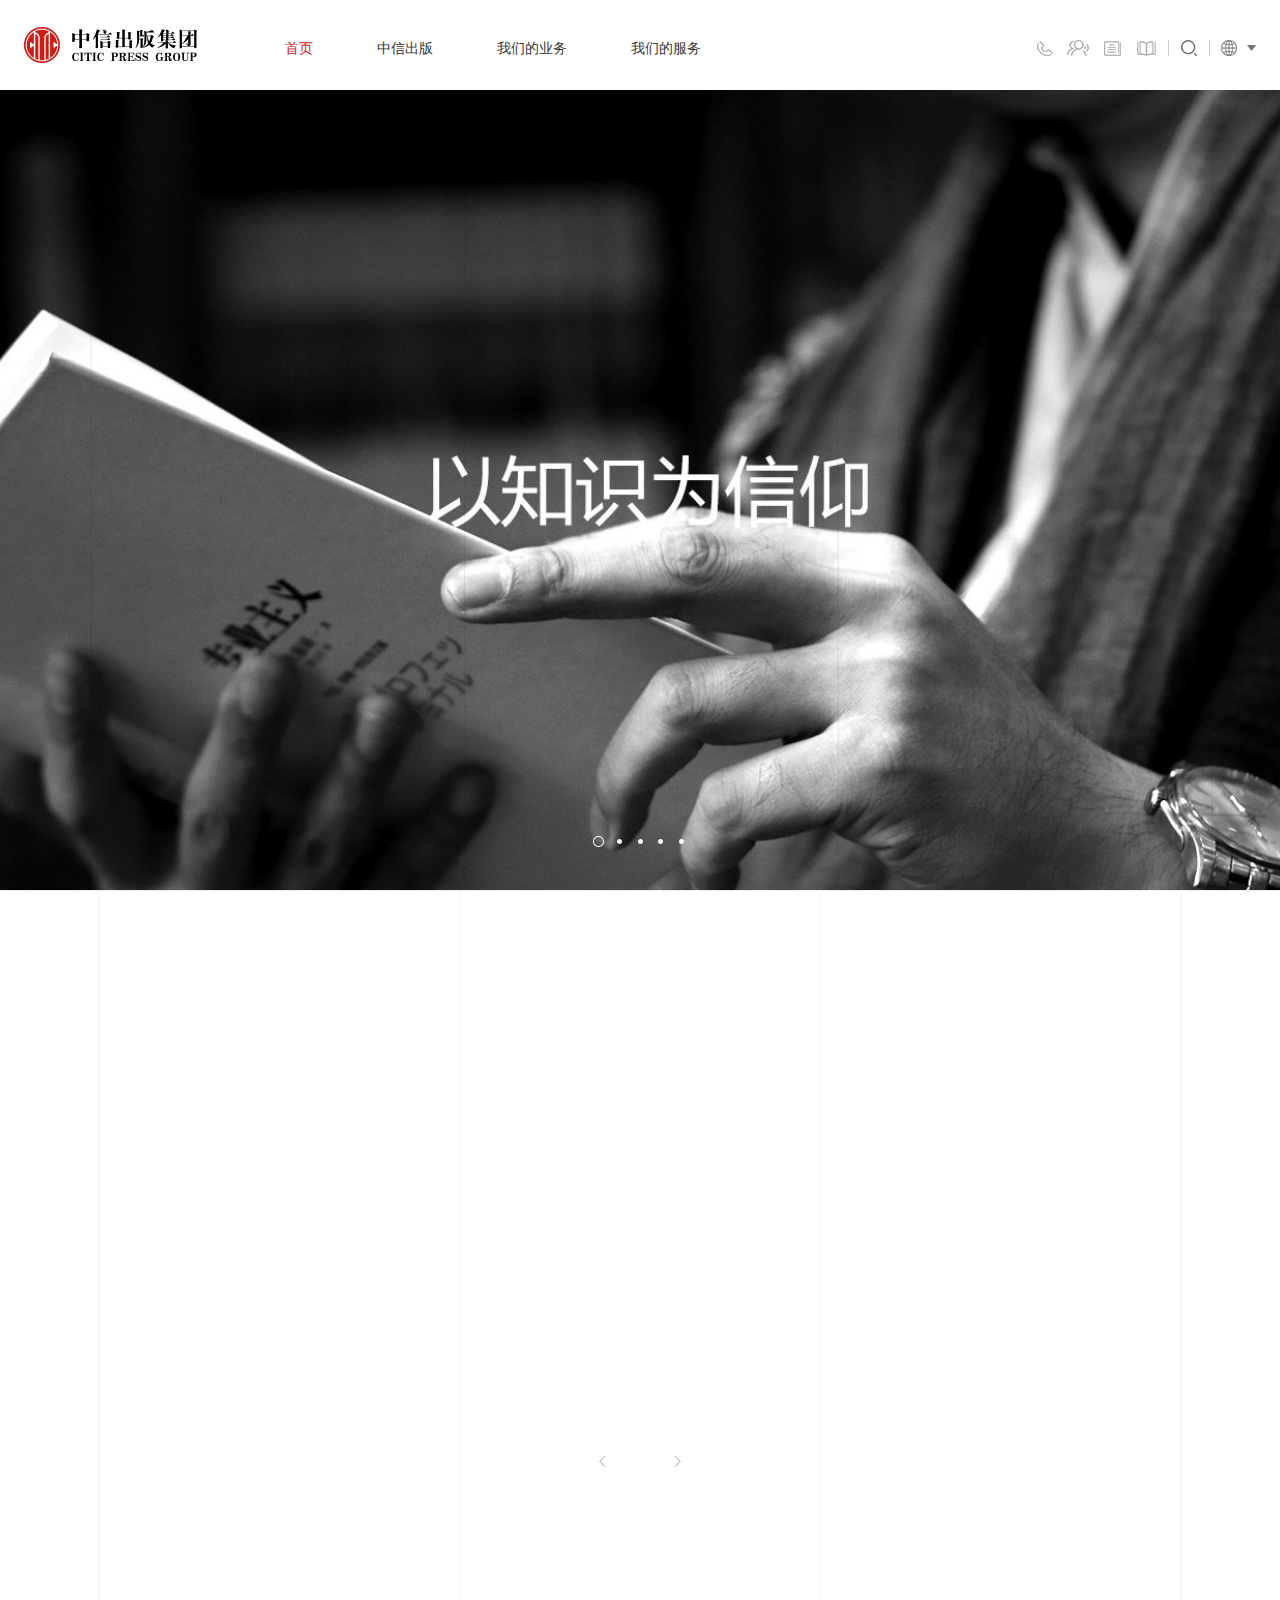
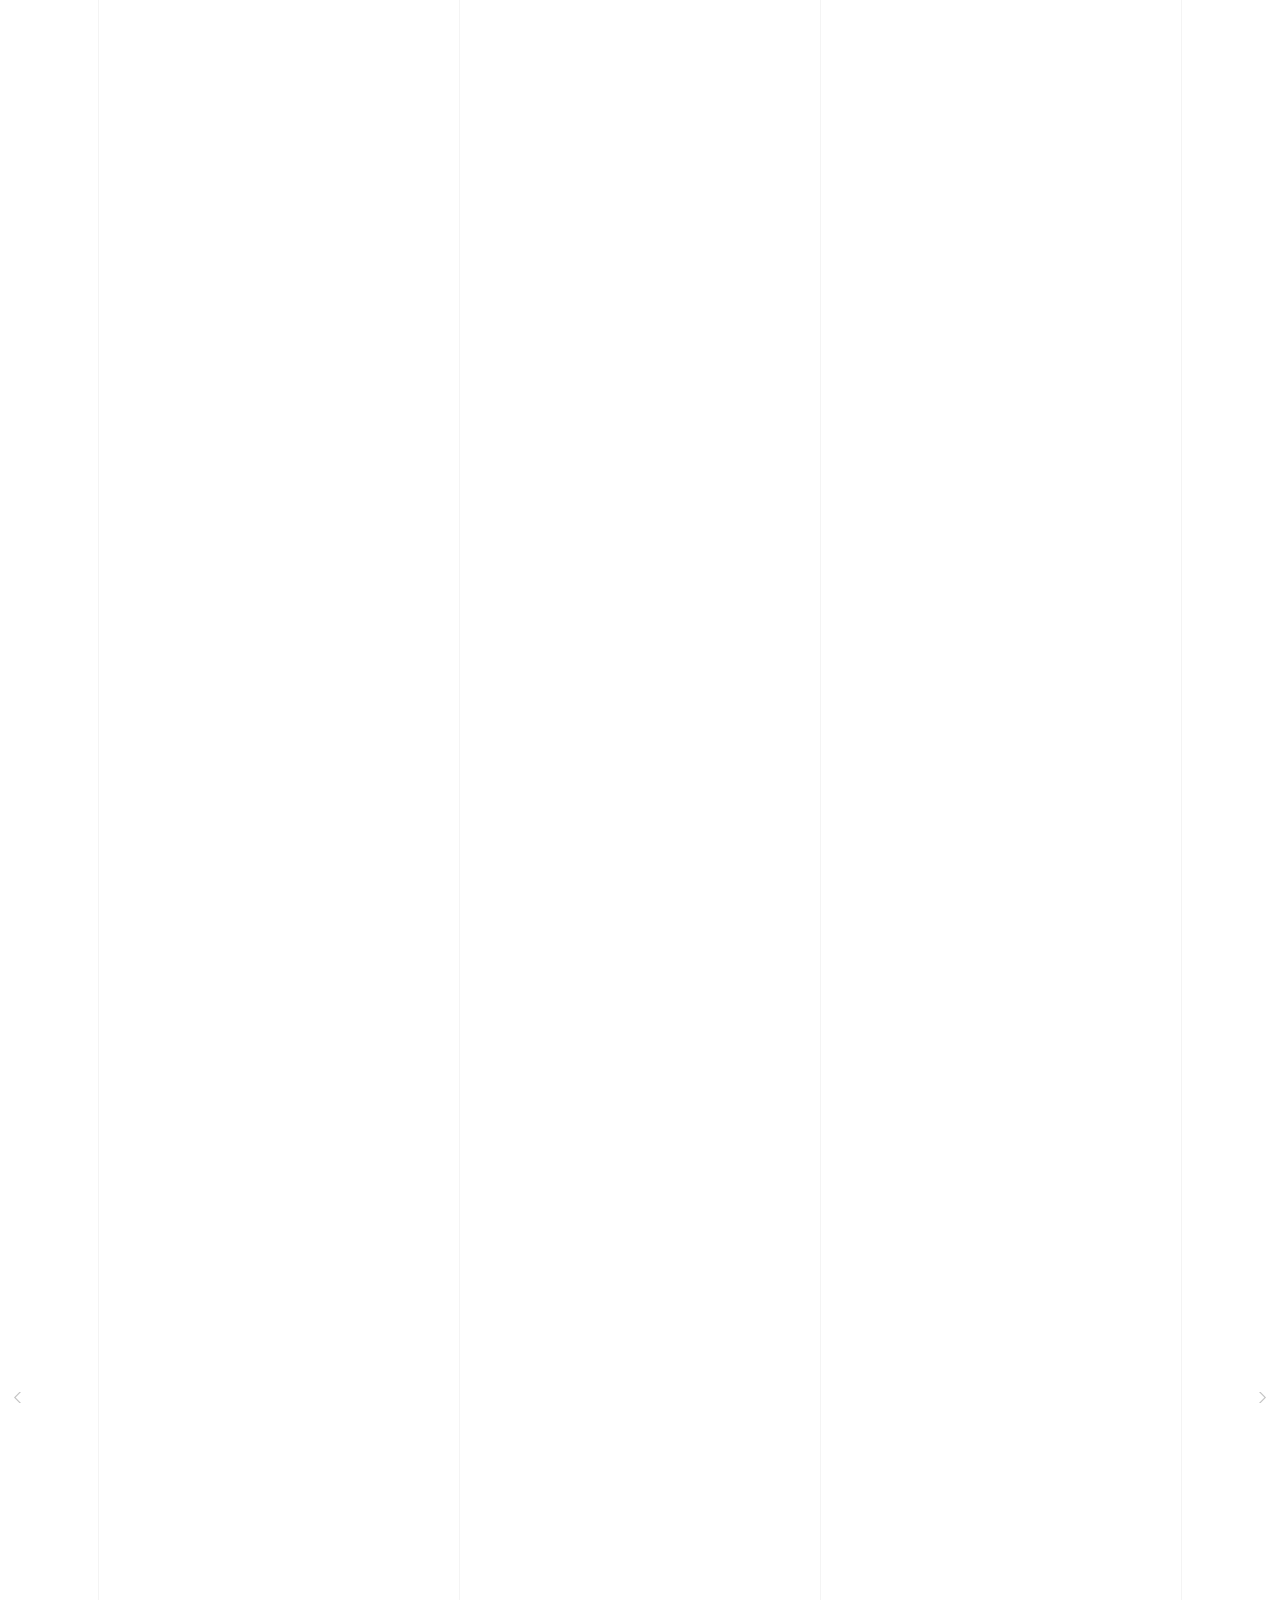
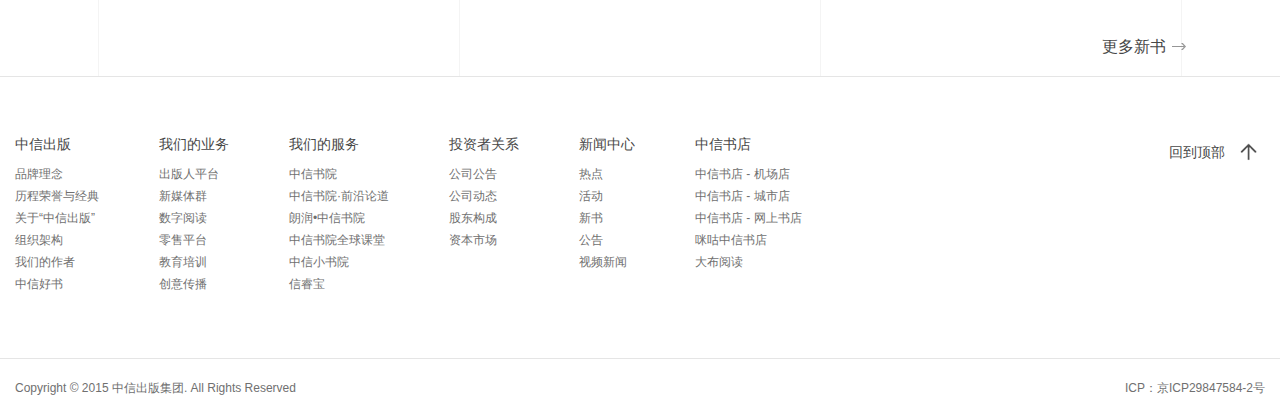
<file: index.html>
<!DOCTYPE html>
<html lang="en">
<head>
    <meta charset="UTF-8">
    <meta name="keywords" content=" "/>
    <meta name="description" content=" "/>
    <meta name="author" content=""/>
    <meta http-equiv="X-UA-Compatible" content="IE=Edge,chrome=1">
    <title>中信出版 - 中信出版集团</title>
    <link rel="stylesheet" href="./css/reset.css">
    <link rel="stylesheet" href="./css/fix.css">
    <link rel="stylesheet" href="./css/global.css">
    <link rel="stylesheet" href="./css/page.css">
    <!--依赖引入-->
    <script src="./conponents/jquery-1.7.2.min.js"></script>
    <script src="./conponents/userAgent.js"></script>
    <script src="./conponents/jquery.easing/js/jquery.easing.min.js"></script>
    <script src="./conponents/jquery.nicescroll.min.js"></script>
    <script src="./conponents/jquery.mChange.js"></script>
    <script src="./conponents/jquery.mScroll.js"></script>
    <script src="./conponents/sHover.min.js"></script>
    <!--引入JS-->
    <script src="./js/unit.js"></script>
    <script src="./js/global.js"></script>
</head>
<body>
<div id="header" class="header">
    <div class="block">
        <a href="#" class="logo"></a>
        <div class="nav_main">
            <a href="./index.html" class="current">首页</a>
            <a href="./pages/page2.html">中信出版</a>
            <a href="./pages/page3.html">我们的业务</a>
            <a href="./pages/page4.html">我们的服务</a>
        </div>
        <div class="tools">
            <a href="#" class="tools_contact_us"><i></i>联系我们</a>
            <a href="#" class="tools_career"><i></i>职业机会</a>
            <a href="#" class="tools_news"><i></i>新闻中心</a>
            <a href="#" class="tools_books"><i></i>中信书店</a>
            <a href="#" class="tools_search"><i></i></a>
            <a href="#" class="tools_global"><i></i></a>
        </div>
    </div>
</div>
<div class="carousel">
    <div class="wrapper">
        <div class="item" style="background-image: url('./src/images/carousel1.jpg')"></div>
        <div class="item" style="background-image: url('./src/images/carousel2.jpg')"></div>
        <div class="item" style="background-image: url('./src/images/carousel3.jpg')"></div>
        <div class="item" style="background-image: url('./src/images/carousel4.jpg')"></div>
        <div class="item" style="background-image: url('./src/images/carousel5.jpg')"></div>
    </div>
    <div class="nav">
        <i></i>
        <i></i>
        <i></i>
        <i></i>
        <i></i>
    </div>
</div>
<div id="body" class="body">
    <div id="exhibition" class="exhibition">
        <div class="block">
            <div class="frame">
                <div class="item">
                    <div class="item-m1">
                        <img src="./src/images/p1-e-1.jpg" alt="2015京城国际论坛">
                        <div class="mask">
                            <div class="text-wrapper">
                                <h3>2015京城国际论坛</h3>
                                <div class="text">
                                    <p>2015 CITIC International Forum: The World Order and China's Role</p>
                                </div>
                            </div>
                        </div>
                    </div>
                </div>
                <div class="item">
                    <div class="item-m2">
                        <img src="./src/images/p1-e-2.jpg" alt="">
                        <div class="mask">
                            <div class="text-wrapper">
                                <h3>《人类简史》获2015文津奖</h3>
                                <div class="text">
                                    <p>A Brief History of Humankind: 2015 The Wenjin Book Award</p>
                                </div>
                            </div>
                        </div>
                    </div>
                    <div class="item-m3">
                        <img src="./src/images/p1-e-3.jpg" alt="">
                        <div class="mask">
                            <div class="text-wrapper">
                                <h3></h3>
                                <div class="text">
                                    <p></p>
                                </div>
                            </div>
                        </div>
                    </div>
                    <div class="item-m4">
                        <img src="./src/images/p1-e-4.jpg" alt="">
                        <div class="mask">
                            <div class="text-wrapper">
                                <h3>文艺女神陈绮贞全新散文作品《不在他方》</h3>
                                <div class="text">
                                    <p>Cheer Chen: Placeless Place</p>
                                </div>
                            </div>
                        </div>
                    </div>
                </div>
                <div class="item">
                    <div class="item-m1">
                        <img src="./src/images/p1-e-5.jpg" alt="">
                        <div class="mask">
                            <div class="text-wrapper">
                                <h3>未来正在发生</h3>
                                <div class="text">
                                    <p>The Future Is Being Now</p>
                                </div>
                            </div>
                        </div>
                    </div>
                </div>
                <div class="item">
                    <div class="item-m2">
                        <img src="./src/images/p1-e-6.jpg" alt="">
                        <div class="mask">
                            <div class="text-wrapper">
                                <h3>因为热爱，彼此链接——【有样儿】</h3>
                                <div class="text">
                                    <p>We, the Younger!</p>
                                </div>
                            </div>
                        </div>
                    </div>
                    <div class="item-m3">
                        <img src="./src/images/p1-e-7.jpg" alt="">
                        <div class="mask">
                            <div class="text-wrapper">
                                <h3>从0到1：彼得蒂尔创业创新中国行</h3>
                                <div class="text">
                                    <p>Peter Thiel: Zero to One</p>
                                </div>
                            </div>
                        </div>
                    </div>
                    <div class="item-m4">
                        <img src="./src/images/p1-e-8.jpg" alt="">
                        <div class="mask">
                            <div class="text-wrapper">
                                <h3>中信书店联想店盛大开幕</h3>
                                <div class="text">
                                    <p>Opening: the CITIC Bookstore in Lenovo,Book + Coffee</p>
                                </div>
                            </div>
                        </div>
                    </div>
                </div>
            </div>
        </div>
        <div class="arrow">
            <a href="javascript:;" class="prev"></a>
            <a href="javascript:;" class="next"></a>
        </div>
    </div>
    <div id="timeline" class="timeline">
        <div class="block">
            <div class="date">
                <span class="date-month">7</span>
                <span class="date-day">12</span>
                <span class="date-full">07-2016</span>
                <a href="#" class="more" target="_blank">更多资讯</a>
            </div>
            <div class="list">
                <div class="list-item">
                    <h3>移动游戏是书业未来的一部分</h3>
                    <p>移动设备正在重塑媒体与娱乐业的生意，无论之前的楚河汉界在哪里，媒介融合正在成为全球媒体...</p>
                    <a href="#" target='_blank' class="more"><span>查看详情</span></a>
                </div>
                <div class="list-item">
                    <h3>美有声书市场持续增长</h3>
                    <p>随着技术日益普及和人们生活节奏日益加快，如今收听有声书已经成为更多人生活中的一部分。美...</p>
                    <a href="#" target='_blank' class="more"><span>查看详情</span></a>
                </div>
                <div class="list-item">
                    <h3> 《人类简史：从动物到上帝》入选新闻出版广电总局...</h3>
                    <p>7月5日，国家新闻出版广电总局在京召开新闻发布会，发布2016年向全国青少年推荐百种优秀出版物入选书目，中...</p>
                    <a href="#" target='_blank' class="more"><span>查看详情</span></a>
                </div>
                <div class="list-item">
                    <h3> 《第四次工业革命》2016夏季达沃斯论坛重磅发布！</h3>
                    <p>６月２６日，世界经济论坛第十届新领军者年会即2016夏季达沃斯论坛在天津梅江会展中心拉开帷幕...</p>
                    <a href="#" target='_blank' class="more"><span>查看详情</span></a>
                </div>
            </div>
        </div>
    </div>
    <div id="firm" class="firm">
        <div class="block clearfix">
            <div class="firm-item">
                <div class="pic"><img src="./src/images/p1-f-1.jpg"></div>
                <div class="mask"><img src="./src/images/p1-f-11.jpg"></div>
                <h3>中信书院</h3>
            </div>
            <div class="firm-item">
                <div class="pic"><img src="./src/images/p1-f-2.png"></div>
                <div class="mask"><img src="./src/images/p1-f-21.jpg"></div>
                <h3>咪咕中信书店</h3>
            </div>
            <div class="firm-item">
                <div class="pic"><img src="./src/images/p1-f-3.jpg"></div>
                <div class="mask"><img src="./src/images/p1-f-31.jpg"></div>
                <h3>中信出版集团</h3>
            </div>
            <div class="firm-item">
                <div class="pic"><img src="./src/images/p1-f-4.jpg"></div>
                <div class="mask"><img src="./src/images/p1-f-41.gif"></div>
                <h3>小中信</h3>
            </div>
            <div class="firm-item">
                <div class="pic"><img src="./src/images/p1-f-5.png"></div>
                <div class="mask"><img src="./src/images/p1-f-51.jpg"></div>
                <h3>中信国际教育</h3>
            </div>
            <div class="firm-item">
                <div class="pic"><img src="./src/images/p1-f-6.png"></div>
                <div class="mask"><img src="./src/images/p1-f-61.jpg"></div>
                <h3>有样儿</h3>
            </div>
            <div class="firm-item">
                <div class="pic"><img src="./src/images/p1-f-7.png"></div>
                <div class="mask"><img src="./src/images/p1-f-71.png"></div>
                <h3>信睿宝</h3>
            </div>
            <div class="firm-item">
                <div class="pic"><img src="./src/images/p1-f-8.jpg"></div>
                <div class="mask"><img src="./src/images/p1-f-81.jpg"></div>
                <h3>中信书店</h3>
            </div>
            <div class="firm-item">
                <div class="pic"><img src="./src/images/p1-f-9.jpg"></div>
                <div class="mask"><img src="./src/images/p1-f-91.jpg"></div>
                <h3>布谷传声</h3>
            </div>
            <div class="firm-item">
                <div class="pic"><img src="./src/images/p1-f-10.jpg"></div>
                <div class="mask"><img src="./src/images/p1-f-101.jpg"></div>
                <h3>大布阅读</h3>
            </div>
        </div>
    </div>
    <div id="literature" class="literature">
        <div class="block">
            <div class="wrapper">
                <div class="frame">
                    <div class="item">
                        <img src="./src/images/books/b-1.jpg" alt="">
                        <a href="#" class="mask" target="_blank">
                            <div class="inner">
                                <h3>给孩子的散文</h3>
                                <p> 探勘中国文学百年宝藏，为孩子打开一个更广阔的世界...</p>
                            </div>
                        </a>
                    </div>
                    <div class="item">
                        <img src="./src/images/books/b-2.jpg" alt="">
                        <a href="#" class="mask" target="_blank">
                            <div class="inner">
                                <h3>给孩子的古诗词</h3>
                                <p> 国宝级中国古典文学大师叶嘉莹先生心血之作 218首作品：...</p>
                            </div>
                        </a>
                    </div>
                    <div class="item">
                        <img src="./src/images/books/b-3.png" alt="">
                        <a href="#" class="mask" target="_blank">
                            <div class="inner">
                                <h3>2016年第一周新书推荐</h3>
                                <p></p>
                            </div>
                        </a>
                    </div>
                    <div class="item">
                        <img src="./src/images/books/b-4.jpg" alt="">
                        <a href="#" class="mask" target="_blank">
                            <div class="inner">
                                <h3>褚时健传</h3>
                                <p> 褚时健数万字自述首次披露 褚橙运营细节深度全公开 8...</p>
                            </div>
                        </a>
                    </div>
                    <div class="item">
                        <img src="./src/images/books/b-5.jpg" alt="">
                        <a href="#" class="mask" target="_blank">
                            <div class="inner">
                                <h3>一个证券分析师的醒悟(第3版)</h3>
                                <p> 敢讲真话的和有良知的分析师《影子银行内幕》作者张化...</p>
                            </div>
                        </a>
                    </div>
                </div>
                <a href="javascript:;" class="prev"></a>
                <a href="javascript:;" class="next"></a>
                <div class="morebooks">
                    <a href="javascript:;" class="more">更多新书</a>
                </div>
            </div>
        </div>
    </div>
</div>
<div id="footer" class="footer">
    <div class="block_footer">
        <div class="block clearfix">
            <div class="nav_footer">
                <ul>
                    <li><h3><a href="#">中信出版</a></h3></li>
                    <li><a href="#">品牌理念</a></li>
                    <li><a href="#">历程荣誉与经典</a></li>
                    <li><a href="#">关于“中信出版”</a></li>
                    <li><a href="#">组织架构</a></li>
                    <li><a href="#">我们的作者</a></li>
                    <li><a href="#">中信好书</a></li>
                </ul>
                <ul>
                    <li><h3><a href="#">我们的业务</a></h3></li>
                    <li><a href="#">出版人平台</a></li>
                    <li><a href="#">新媒体群</a></li>
                    <li><a href="#">数字阅读</a></li>
                    <li><a href="#">零售平台</a></li>
                    <li><a href="#">教育培训</a></li>
                    <li><a href="#">创意传播</a></li>
                </ul>
                <ul>
                    <li><h3><a href="#">我们的服务</a></h3></li>
                    <li><a href="#">中信书院</a></li>
                    <li><a href="#">中信书院·前沿论道</a></li>
                    <li><a href="#">朗润•中信书院</a></li>
                    <li><a href="#">中信书院全球课堂</a></li>
                    <li><a href="#">中信小书院</a></li>
                    <li><a href="#">信睿宝</a></li>
                </ul>
                <ul>
                    <li><h3><a href="#">投资者关系</a></h3></li>
                    <li><a href="#">公司公告</a></li>
                    <li><a href="#">公司动态</a></li>
                    <li><a href="#">股东构成</a></li>
                    <li><a href="#">资本市场</a></li>
                </ul>
                <ul>
                    <li><h3><a href="#">新闻中心</a></h3></li>
                    <li><a href="#">热点</a></li>
                    <li><a href="#">活动</a></li>
                    <li><a href="#">新书</a></li>
                    <li><a href="#">公告</a></li>
                    <li><a href="#">视频新闻</a></li>
                </ul>
                <ul>
                    <li><h3><a href="#">中信书店</a></h3></li>
                    <li><a href="#">中信书店 - 机场店</a></li>
                    <li><a href="#">中信书店 - 城市店</a></li>
                    <li><a href="#">中信书店 - 网上书店</a></li>
                    <li><a href="#">咪咕中信书店</a></li>
                    <li><a href="#">大布阅读</a></li>
                </ul>
                <ul>
                    <li><h3><a href="#"></a></h3></li>
                    <li><a href="#"></a></li>
                    <li><a href="#"></a></li>
                </ul>
                <ul>
                    <li><h3><a href="#"></a></h3></li>
                </ul>
            </div>
            <a href="javascript:;" class="gotop">回到顶部</a>
        </div>
    </div>
    <div class="block bottom">
        <div class="copy left">Copyright © 2015 中信出版集团. All Rights Reserved</div>
        <div class="right">ICP：京ICP29847584-2号</div>
    </div>
</div>
</body>
<script>
    /*common Start*/
    $(function () {
        // 模块渐进显示
        $(window).scroll(function () {
            var exhibition = $("#exhibition");
            var timeline = $("#timeline");
            var firm = $("#firm");
            var literature = $("#literature");

            if ($.scrollShow("#exhibition", 200)) {
                if (!exhibition.hasClass("show")) {
                    exhibition.addClass("show");
                }
            }
            if ($.scrollShow("#timeline", 200)) {
                if (!timeline.hasClass("show")) {
                    timeline.addClass("show");
                }
            }
            if ($.scrollShow("#firm", 200)) {
                if (!firm.hasClass("show")) {
                    firm.addClass("show");
                }
            }
            if ($.scrollShow("#literature", 200)) {
                if (!literature.hasClass("show")) {
                    literature.addClass("show");
                }
            }

        })
    });

    /*感应鼠标*/

    // section2
    $(".exhibition .item > div").addClass("sHover");
    // section3
    $(".firm .firm-item").addClass("sHover");
    // action
    $.sHover();

    /*common End*/

    /*section1 Start*/

    // 设置轮播图高度

    var carousel = $(".carousel");
    carousel.find(".wrapper").height($(window).height() - 100);
    // 窗口大小变化时重置轮播图
    $(window).resize(function () {
        $(".carousel").find(".wrapper").height($(window).height() - 100);
    });

    // 轮播图控件

    carousel.find(".wrapper .item").mChange({
        auto: 1,                    //是否自动播放,1为自动,0为手动
        arrow: 1,                   //是否反转箭头,1为点击左侧向右滚动,0则相反
        speed: 1000,                //效果速度,大于0.3
        time: 5000,                 //周期时间，大于1
        nav: ".carousel .nav i",    //导航
        snav: 0,                    //导航滚动
        prev: null,                 //上一个
        next: null,                 //下一个
        cycle: 1,                   //是否循环
        mousestop: 0,               //是否鼠标划入停止
        mousewheel: 0,              //是否开启滚轮事件
        animates: null              //自定义函数
    });

    /*section1 End*/

    /*section2 Start*/

    // 轮播滚动-有高度
    $('.exhibition .frame').mScroll({
        auto: 1,                                //自动开始
        direction: "h",                         //滚动方向,h横向,v纵向
        dtype: "left",                          //正反方向
        isfocus: 0,                             //是否作为焦点图
        minsize: 2,                             //最小数量
        speed: 800,                             //滚动速度
        easing: "",                             //缓冲类型
        delay: 5000,                            //自动滚动间隔
        scrollnav: 0,                           //导航滚动
        nav_direction: "h",                     //导航方向,h横向,v纵向
        prev: ".exhibition .arrow .prev",       //前一个
        next: ".exhibition .arrow .next",       //后一个
        arrow: 1,                               //是否反转
        cycle: 1,                               //是否循环
        mousestop: 1,                           //鼠标划入停止
        mousewheel: 0                           //开启滚轮事件
    });

    /*section2 End*/

    /*section5 Start*/

    // 延迟显示
    $.delayChange(".literature .item");
    // 左右滚动
    $('.literature .block .frame').mScroll({
        auto: 1,                       //自动开始
        direction: "h",                //滚动方向,h横向,v纵向
        dtype: "left",                 //正反方向
        isfocus: 0,                    //是否作为焦点图
        minsize: 2,                    //最小数量
        speed: 800,                    //滚动速度
        easing: "",                    //缓冲类型
        delay: 5000,                   //自动滚动间隔
        scrollnav: 0,                  //导航滚动
        nav_direction: "h",            //导航方向,h横向,v纵向
        prev: ".literature .prev",     //前一个
        next: ".literature .next",     //后一个
        arrow: 1,                      //是否反转
        cycle: 1,                      //是否循环
        mousestop: 1,                  //鼠标划入停止
        mousewheel: 0                  //开启滚轮事件
    });

    /*section5 End*/
</script>
</html>
</file>
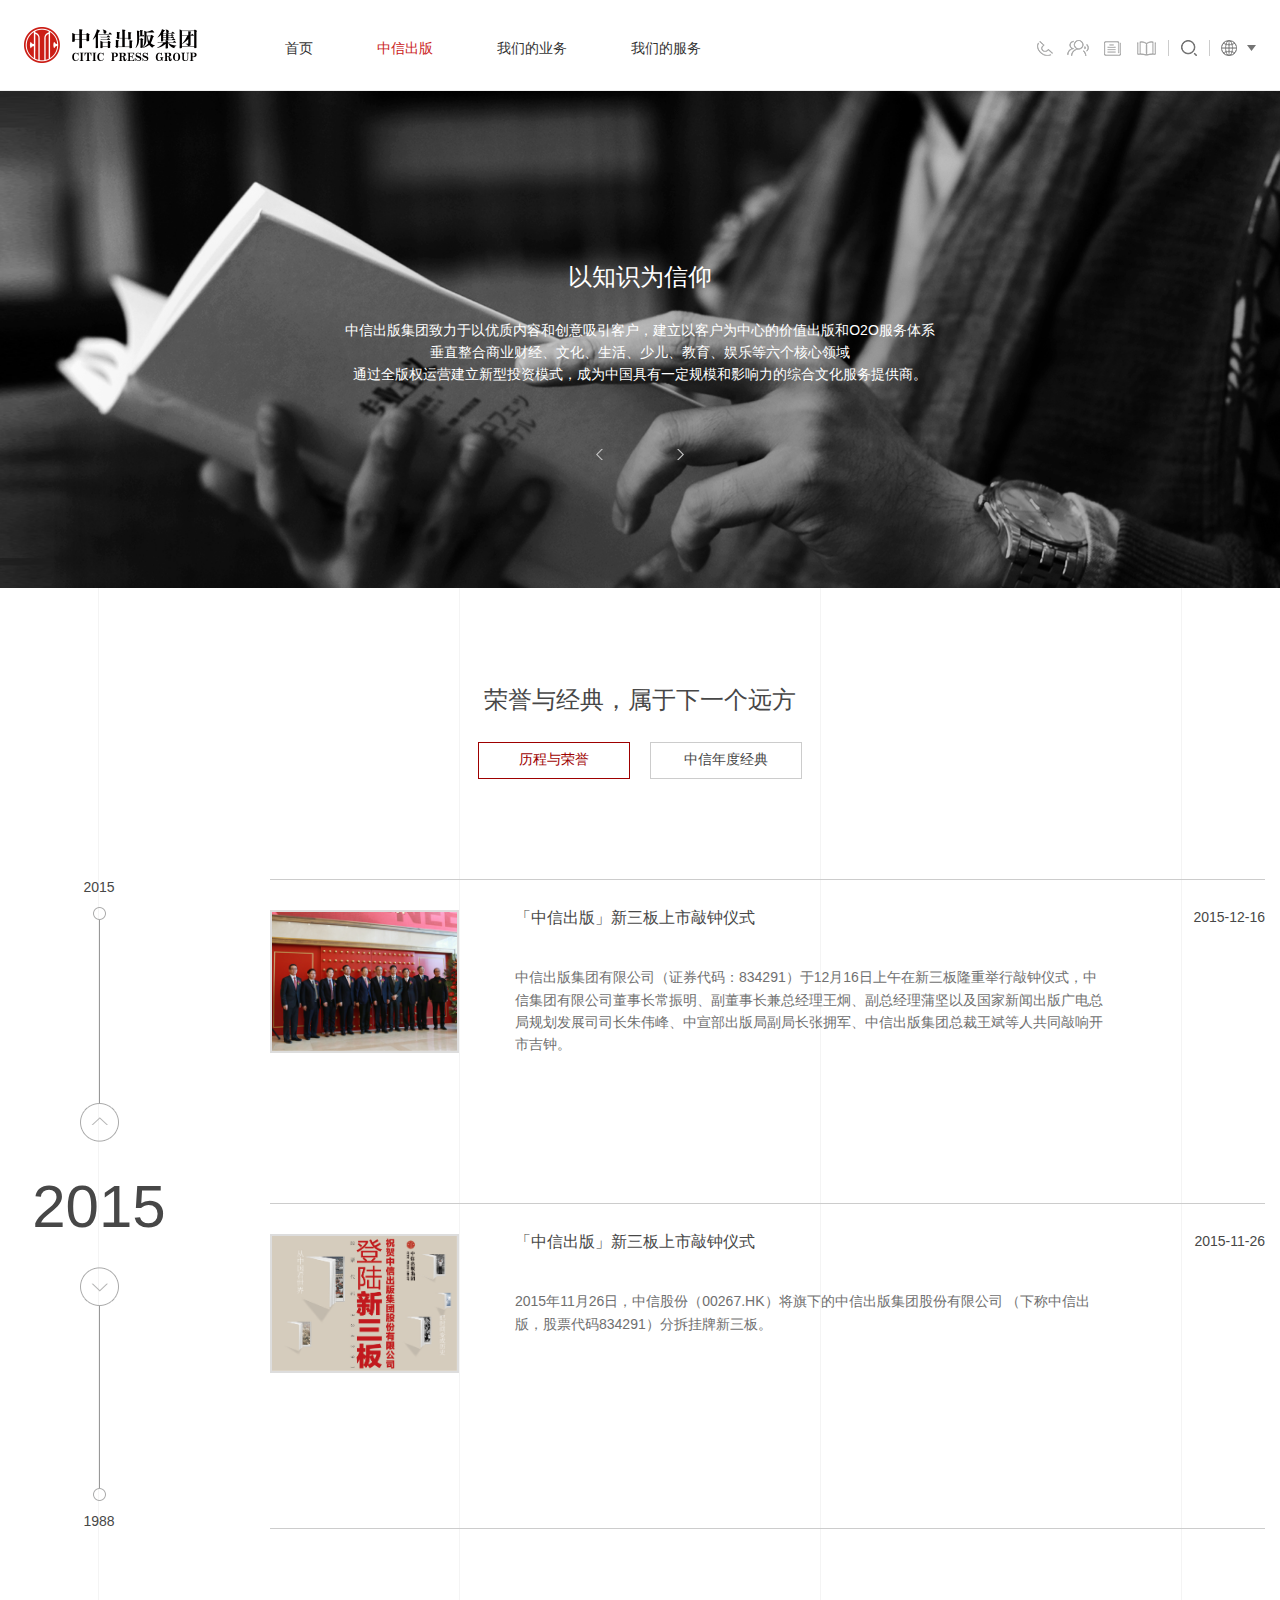
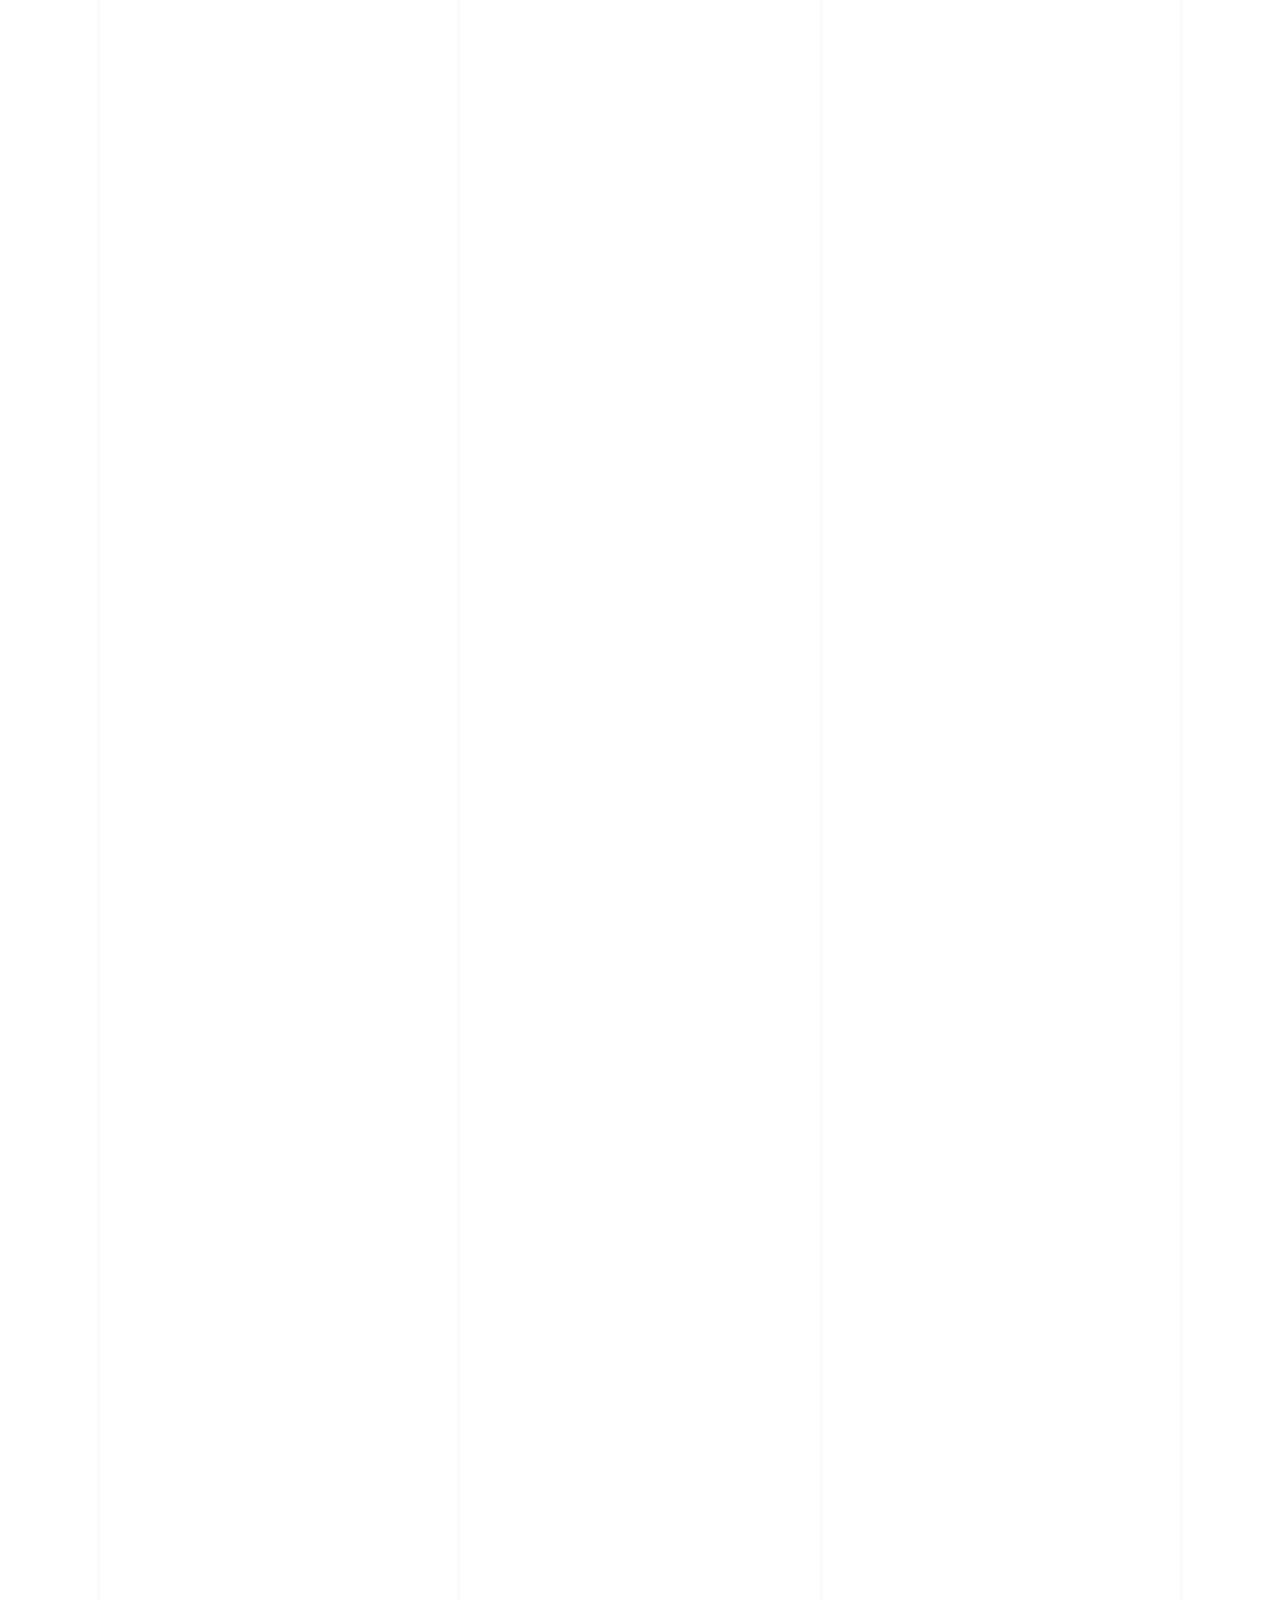
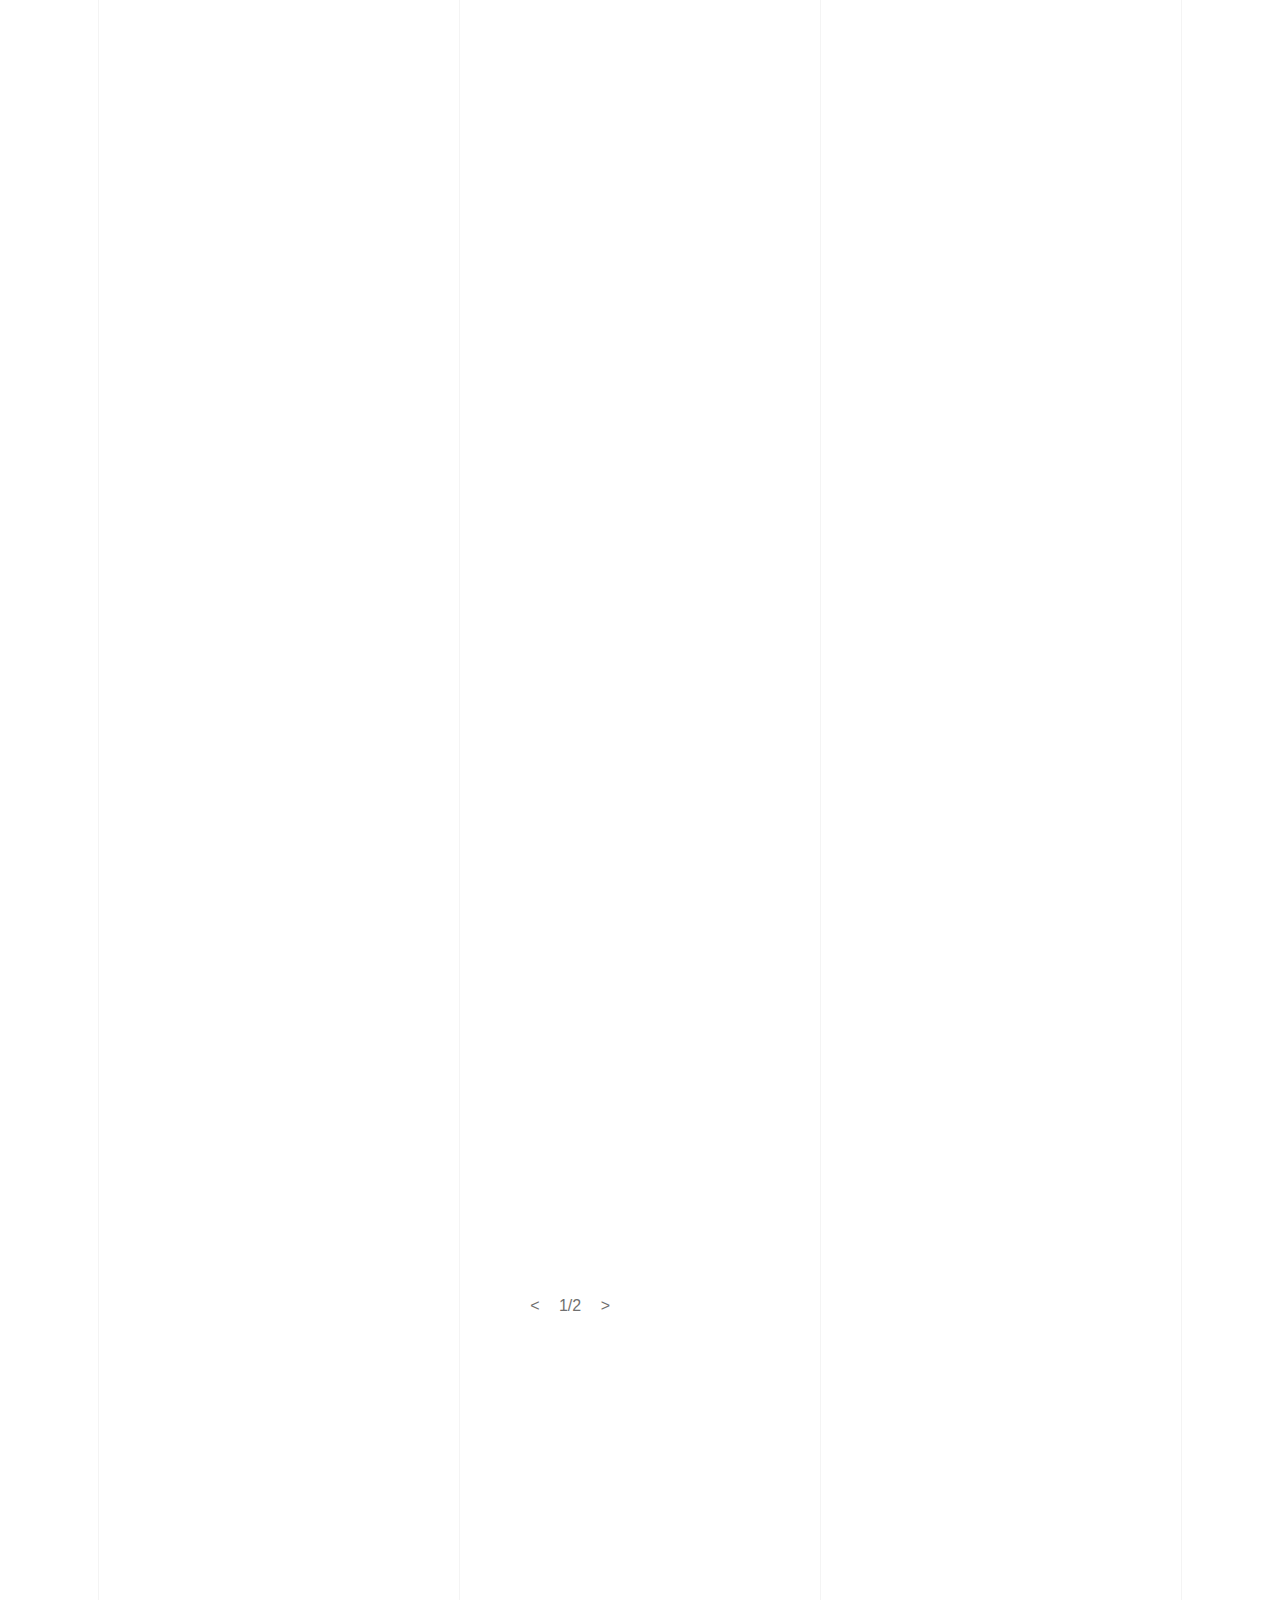
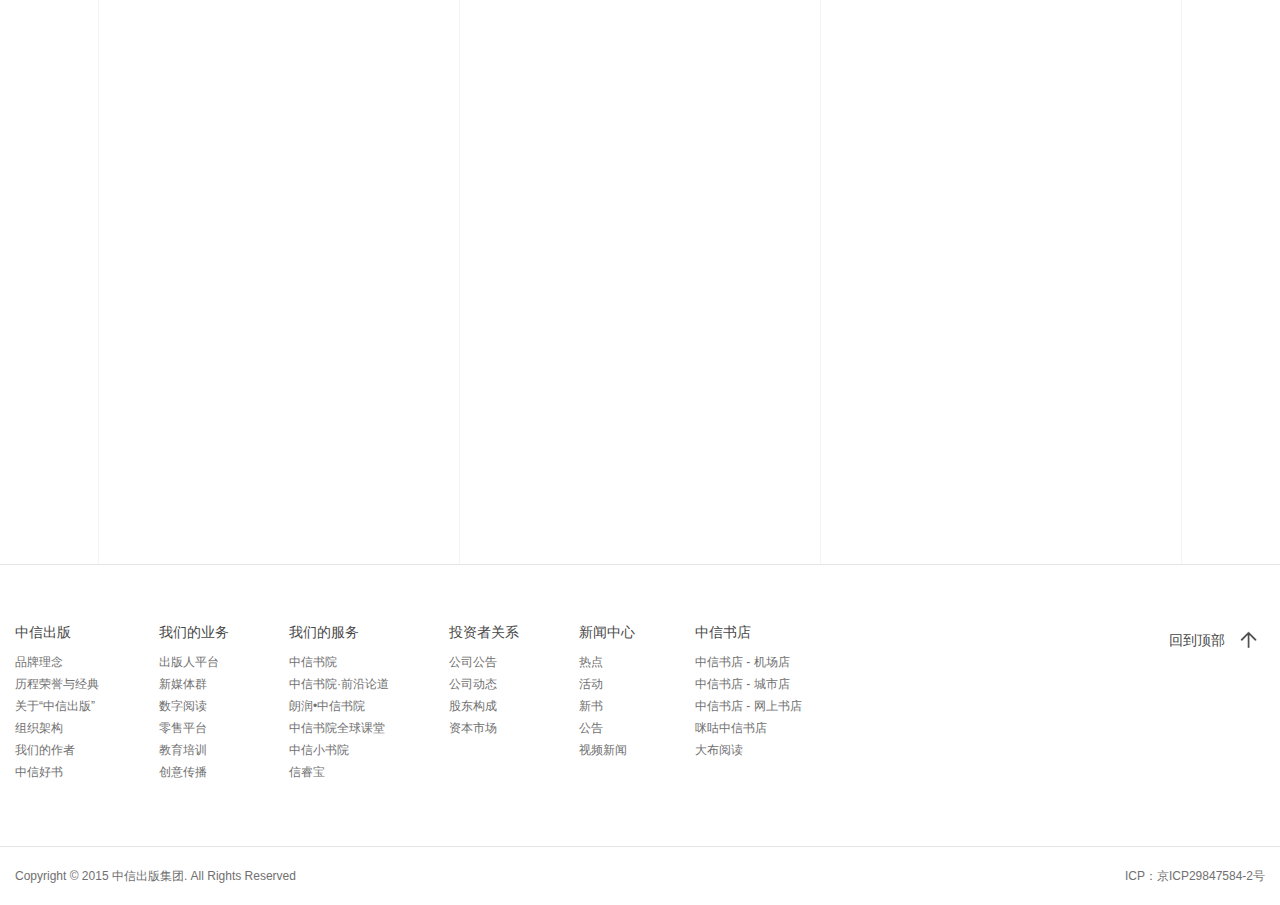
<file: pages/page2.html>
<!DOCTYPE html>
<html lang="en">
<head>
    <meta charset="UTF-8">
    <meta name="keywords" content=" "/>
    <meta name="description" content=" "/>
    <meta name="author" content=""/>
    <meta http-equiv="X-UA-Compatible" content="IE=Edge,chrome=1">
    <title>中信出版 - 中信出版集团</title>
    <link rel="stylesheet" href="../css/reset.css">
    <link rel="stylesheet" href="../css/fix.css">
    <link rel="stylesheet" href="../css/global.css">
    <link rel="stylesheet" href="../css/page.css">
    <!--依赖引入-->
    <script src="../conponents/jquery-1.7.2.min.js"></script>
    <script src="../conponents/userAgent.js"></script>
    <script src="../conponents/jquery.easing/js/jquery.easing.min.js"></script>
    <script src="../conponents/jquery.nicescroll.min.js"></script>
    <script src="../conponents/jquery.mChange.js"></script>
    <script src="../conponents/jquery.mScroll.js"></script>
    <script src="../conponents/sHover.min.js"></script>
    <!--引入JS-->
    <script src="../js/unit.js"></script>
    <script src="../js/global.js"></script>
</head>
<body>
<div id="header" class="header">
    <div class="block">
        <a href="#" class="logo"></a>
        <div class="nav_main">
            <a href="../index.html">首页</a>
            <a href="./page2.html" class="current">中信出版</a>
            <a href="./page3.html">我们的业务</a>
            <a href="./page4.html">我们的服务</a>
        </div>
        <div class="tools">
            <a href="#" class="tools_contact_us"><i></i>联系我们</a>
            <a href="#" class="tools_career"><i></i>职业机会</a>
            <a href="#" class="tools_news"><i></i>新闻中心</a>
            <a href="#" class="tools_books"><i></i>中信书店</a>
            <a href="#" class="tools_search"><i></i></a>
            <a href="#" class="tools_global"><i></i></a>
        </div>
    </div>
</div>
<div id="body" class="body">
    <div class="issue-s1">
        <div class="bg">
            <div class="frame">
                <div class="item"><img src="../src/images/issue/p2-s1-01.jpg" alt=""></div>
                <div class="item"><img src="../src/images/issue/p2-s1-02.jpg" alt=""></div>
                <div class="item"><img src="../src/images/issue/p2-s1-03.jpg" alt=""></div>
                <div class="item"><img src="../src/images/issue/p2-s1-04.jpg" alt=""></div>
                <div class="item"><img src="../src/images/issue/p2-s1-05.jpg" alt=""></div>
                <div class="item"><img src="../src/images/issue/p2-s1-06.jpg" alt=""></div>
            </div>
        </div>
        <div class="text">
            <div class="frame">
                <div class="item">
                    <h3>以知识为信仰</h3>
                    <p>中信出版集团致力于以优质内容和创意吸引客户，建立以客户为中心的价值出版和O2O服务体系</p>
                    <p>垂直整合商业财经、文化、生活、少儿、教育、娱乐等六个核心领域</p>
                    <p>通过全版权运营建立新型投资模式，成为中国具有一定规模和影响力的综合文化服务提供商。</p>
                </div>
                <div class="item">
                    <h3>价值出版</h3>
                    <p>我们坚持“我们提供知识，以应对变化的世界”的出版理念， 我们实践“价值出版”的出版哲学： </p>
                    <p>倡导内容版权资源媒体化、社区化、智库化，</p>
                    <p>打造图书文创出版平台化、流程化、品牌化，</p>
                    <p>探索衍生综合服务个性化、常态化、金融化。</p>
                </div>
                <div class="item">
                    <h3>终身学习</h3>
                    <p>出版图书，以最前沿最优质的内容</p>
                    <p>为公众提供最有价值的精神食粮与阅读体验</p>
                    <p>构建智库，以知识与文化服务者的担当</p>
                    <p>助力中国当代社会的进步与转型。</p>
                </div>
                <div class="item">
                    <h3>创新特区</h3>
                    <p>以科技为引领</p>
                    <p>我们提供全角度互联网产品</p>
                    <p>精准有效地服务爱阅读的互联网时代人群。</p>
                </div>
                <div class="item">
                    <h3>生活万岁</h3>
                    <p>不断创新商业模式，构建新型文化消费场景，</p>
                    <p>以主题、体验和社交为核心消费需求，</p>
                    <p>承载阅读、艺术、文创、亲子、美食、旅行等综合文化服务业态，</p>
                    <p>建立新的城市文化地标。</p>
                </div>
                <div class="item">
                    <h3>开放之美</h3>
                    <p>我们以美学为触点</p>
                    <p>提供最美好的生活良品</p>
                    <p>在阅读中想象</p>
                    <p>以想象丰富生活。</p>
                </div>
            </div>
            <div class="btn">
                <a href="javascript:;" class="prev"></a>
                <a href="javascript:;" class="next"></a>
            </div>
        </div>
    </div>
    <div class="issue-s2">
        <div class="block">
            <h2>荣誉与经典，属于下一个远方</h2>
            <div class="tabs">
                <a href="javascript:;">历程与荣誉</a>
                <a href="javascript:;">中信年度经典</a>
            </div>
            <div class="wrapper">
                <div class="items clearfix">
                    <div class="navbar">
                        <span class="year-prev">2015</span>
                        <span class="years">
                            <i>2015</i>
                        </span>
                        <span class="year-next">1988</span>
                        <a href="javascript:;" class="prev"></a>
                        <a href="javascript:;" class="next"></a>
                    </div>
                    <div class="list">
                        <div class="boxer">
                            <div class="item">
                                <div class="pic"><img src="../src/images/issue/p2-s2-01.jpg" alt=""></div>
                                <h3>「中信出版」新三板上市敲钟仪式</h3>
                                <p>中信出版集团有限公司（<strong>证券代码：834291）</strong>于12月16日上午在新三板隆重举行敲钟仪式，中信集团有限公司董事长常振明、副董事长兼总经理王炯、副总经理蒲坚以及国家新闻出版广电总局规划发展司司长朱伟峰、中宣部出版局副局长张拥军、中信出版集团总裁王斌等人共同敲响开市吉钟。
                                </p>
                                <span class="date">2015-12-16</span>
                            </div>
                            <div class="item">
                                <span class="date">2015-11-26</span>
                                <div class="pic"><img src="../src/images/issue/p2-s2-02.jpg" alt=""></div>
                                <h3>「中信出版」新三板上市敲钟仪式</h3>
                                <p>2015年11月26日，中信股份（00267.HK）将旗下的中信出版集团股份有限公司 （下称中信出版，股票代码834291）分拆挂牌新三板。
                                </p>
                            </div>
                            <div class="item">
                                <span class="date">2015-10-31</span>
                                <div class="pic"><img src="../src/images/issue/p2-s2-03.jpg" alt=""></div>
                                <h3>中信出版集团年度盛典“京城论坛”隆重召开</h3>
                                <p>《论中国》《世界秩序》作者，美国前国务卿、美国前国家安全顾问、诺贝尔和平奖获得者基辛格博士出席中信出版集团年度盛典&ldquo;世界秩序与中国角色&mdash;&mdash;2015京城国际论坛&rdquo;并发表讲话。基辛格、傅莹时隔一年，再度聚首，对话中国角色与世界秩序。</p>
                                <p>4大主题，14场独立演讲，6场巅峰对话，横跨国际政治、文化经济、科技创新,
                                    吴建民、袁明、黄平、阎学通、马国川、李扬、胡鞍钢、管涛、邢军、王湘穗、张信刚、袁鹏、赵汀阳、许宏、杨念群、李零、张文江、尼古拉斯&bull;卡尔、周鸿祎、胡泳、张鹏等数十位重量级中外作者、学界翘楚亲临现场解读中国的未来走向。</p>
                            </div>
                            <div class="item">
                                <span class="date"></span>
                                <div class="pic"><img src="../src/images/issue/p2-s2-04.jpg" alt=""></div>
                                <h3>股份公司首次增资</h3>
                                <p>新增公司注册资本，原股东按原股本结构同比增资。</p>
                            </div>
                            <div class="item">
                                <span class="date">2015-2-15</span>
                                <div class="pic"><img src="../src/images/issue/p2-s2-05.jpg" alt=""></div>
                                <h3>“奇点”系列出版</h3>
                                <p>《从0到1》《创业维艰》《互联网+》等&ldquo;奇点&rdquo;系列图书出版，成为现象级畅销书，助力国家创新战略。</p>
                            </div>
                        </div>
                    </div>
                </div>
                <div class="items clearfix">
                    <div class="navbar">
                        <span class="year-prev">2015</span>
                        <span class="years">
                            <i>2015</i>
                        </span>
                        <span class="year-next">1988</span>
                        <a href="javascript:;" class="prev"></a>
                        <a href="javascript:;" class="next"></a>
                    </div>
                    <div class="list">
                        <div class="boxer">
                            <div class="item">
                                <span class="date">2015-2-15</span>
                                <div class="pic"><img src="../src/images/issue/p2-s2-08.jpg" alt=""></div>
                                <h3>从0到1：开启商业与未来的秘密</h3>
                                <p>
                                    在传统时代，成功企业的商业模式是一个从1到N的过程，也就是在现有基础上，复制之前的经验，通过竞争不断扩大自己的市场影响力。而在互联网时代，成功的企业却是一个从无到有，即从0到1创造市场的过程。《从0到1》为你开启创新的秘密。PayPal公司创始人、Facebook第一位外部投资者彼得蒂尔在本书中详细阐述了自己的创业历程与心得，包括如何避免竞争、如何进行垄断、如何发现新的市场。</p>
                            </div>
                            <div class="item">
                                <span class="date">2015-7-20</span>
                                <div class="pic"><img src="../src/images/issue/p2-s2-09.jpg" alt=""></div>
                                <h3>「中信出版」新三板上市敲钟仪式</h3>
                                <p>2015年11月26日，中信股份（00267.HK）将旗下的中信出版集团股份有限公司 （下称中信出版，股票代码834291）分拆挂牌新三板。
                                </p>
                            </div>
                            <div class="item">
                                <span class="date">2015-10-1</span>
                                <div class="pic"><img src="../src/images/issue/p2-s2-10.jpg" alt=""></div>
                                <h3>世界秩序</h3>
                                <p>基辛格认为，地区秩序观之间的冲突是当今最重要的国际问题。在本书中，他系统梳理了各地区的战略逻辑和地区秩序观&mdash;&mdash;欧洲的均势秩序观，中东的伊斯兰教观，亚洲多样化文化起源下形成的不同秩序观，以及美国&ldquo;代表全人类&rdquo;的世界观&mdash;&mdash;从文化、宗教、地缘等综合因素解读了这些不同秩序观的形成、冲突和合作，并结合网络科技等当前新的战略要素，解析了当下时局的挑战与机遇。他不仅将视野拓宽到全世界，而且将时间拉长到400年，集结了他60年外交生涯的理念精髓，可以说是一部大开大阖、谈古论今、求索国际关系治理之道的集大成之作。</p>
                            </div>
                        </div>
                    </div>
                </div>
            </div>
        </div>
    </div>
    <div class="issue-s3">
        <div class="block">
            <div class="text">
                <h3>关于“中信出版”</h3>
                <p>中信出版社成立于1988年，隶属于中国中信集团有限公司，2008年改制为中信出版股份有限公司，2013年发展成为中信出版集团，具有国家新闻出版总署颁发的出版、发行、零售全牌照。<br>
                   中信出版提出“我们提供知识，以应对变化的世界”的理念，为转型中的中国社会提供思想和知识服务，引领和满足大众读者多样化的知识与文化需求。在不断的探索中，公司已经将业务范围从原有的图书音像、电子出版物的出版和传媒领域，拓展到连锁书店、读者会员服务、教育培训、文化增值服务等领域。<br>
                   中信出版集团经过二十多年发展，旗下的中信出版社年出版规模超过10个亿，年出版品种近千种，涵盖学术文化、商业财经、大众生活、少儿出版等十大领域。多年来，中信出版社打造了很多畅销品种，在财经类图书零售市场始终名列前茅，社科出版市场排名前三，成为有较强市场影响力的国有出版社。<br>
                   2010年，中信出版开始在全国主要城市机场及市中心标志性建筑开办连锁直营中信书店，截止2013年底，已取得全国13个机场120家门店的经营权，覆盖中国近1/3航空旅客流量，是亚太地区最大的机场书店连锁品牌。2013年中信出版集团积极拥抱互联网时代，成立专注内容的互联网公司中信联合云科技，进入社会化阅读服务及数字业务领域。<br>
                   “中信出版”立足中国，放眼世界，担当时代赋予的文化使命，正在成为锐意进取，为中国的思想文化、商业经济、创意生活等领域提供优质内容服务的新型国有文化品牌。
                </p>
            </div>
            <div class="rtop"><a href=""><img src="../src/images/issue/p2-s3-01.jpg" alt=""></a></div>
            <div class="ltop"><a href=""><img src="../src/images/issue/p2-s3-02.jpg" alt=""></a></div>
            <div class="lbtm"><a href=""><img src="../src/images/issue/p2-s3-03.jpg" alt=""></a></div>
            <div class="rbtm"><a href=""><img src="../src/images/issue/p2-s3-04.jpg" alt=""></a></div>
        </div>
    </div>
    <div class="issue-s4">
        <div class="block">
            <h3>完善的组织架构，是实践理念的基石</h3>
            <p></p>
            <div class="pic">
                <img src="../src/images/issue/p2-s4-01.png" alt="">
            </div>
        </div>
    </div>
    <div class="issue-s5">
        <div class="block">
            <div class="title">
                <h2>我们的作者</h2>
                <p>Stay Hungry, Stay Foolish．<br>　「求知若饥，虚心若愚。」</p>
            </div>
            <div class="focus">
                <div class="frame">
                    <div class="page-child">
                        <div class="boxer">
                            <img src="../src/images/issue/p2-s5-01.jpg" alt="">
                            <div class="mask">
                                <h3>罗伯特·希勒</h3>
                                <h4> Robert J. Shiller</h4>
                                <h4> 2013年诺贝尔经济学奖获得者《金融与好的社会》</h4>
                            </div>
                        </div>
                        <div class="boxer">
                            <img src="../src/images/issue/p2-s5-02.jpg" alt="">
                            <div class="mask">
                                <h3>托马斯·皮凯蒂</h3>
                                <h4>Thomas Piketty</h4>
                                <h4>经济学家 《二十一世纪资本论》</h4>
                            </div>
                        </div>
                        <div class="boxer">
                            <img src="../src/images/issue/p2-s5-03.jpg" alt="">
                            <div class="mask">
                                <h3>埃德蒙德·菲尔普斯</h3>
                                <h4>Edmund Phelps</h4>
                                <h4>2006年诺贝尔经济学奖获得者 《大繁荣》</h4>
                            </div>
                        </div>
                        <div class="boxer">
                            <img src="../src/images/issue/p2-s5-04.jpg" alt="">
                            <div class="mask">
                                <h3>罗纳德·哈里·科斯</h3>
                                <h4>Ronald H. Coase</h4>
                                <h4>1991年诺贝尔经济学奖获得者 《变革中国：市场经济的中国之路》</h4>
                            </div>
                        </div>
                        <div class="boxer">
                            <img src="../src/images/issue/p2-s5-05.jpg" alt="">
                            <div class="mask">
                                <h3>保罗·罗宾·克鲁格曼</h3>
                                <h4>Paul R. Krugman</h4>
                                <h4>2008年获诺贝尔经济学奖获得者 《兜售繁荣》</h4>
                            </div>
                        </div>
                        <div class="boxer">
                            <img src="../src/images/issue/p2-s5-06.jpg" alt="">
                            <div class="mask">
                                <h3>丹尼尔·卡尼曼</h3>
                                <h4>Daniel Kahneman</h4>
                                <h4>2002年诺贝尔经济学奖获得者 《思考，快与慢》</h4>
                            </div>
                        </div>
                        <div class="boxer">
                            <img src="../src/images/issue/p2-s5-07.jpg" alt="">
                            <div class="mask">
                                <h3>林毅夫</h3>
                                <h4>经济学家</h4>
                                <h4>《北大国情报告：在朗润园读懂中国》</h4>
                            </div>
                        </div>
                        <div class="boxer">
                            <img src="../src/images/issue/p2-s5-08.jpg" alt="">
                            <div class="mask">
                                <h3>吴敬琏</h3>
                                <h4>经济学家</h4>
                                <h4>《比较》</h4>
                            </div>
                        </div>
                    </div>
                    <div class="page-child">
                        <div class="boxer">
                            <img src="../src/images/issue/p2-s5-09.jpg" alt="">
                            <div class="mask">
                                <h3>俞敏洪</h3>
                                <h4>英语教学与管理专家</h4>
                                <h4>《在绝望中寻找希望》</h4>
                            </div>
                        </div>
                        <div class="boxer">
                            <img src="../src/images/issue/p2-s5-10.jpg" alt="">
                            <div class="mask">
                                <h3>郑也夫</h3>
                                <h4>社会学专家</h4>
                                <h4>《吾国教育病理》</h4>
                            </div>
                        </div>
                        <div class="boxer">
                            <img src="../src/images/issue/p2-s5-11.jpg" alt="">
                            <div class="mask">
                                <h3>马未都</h3>
                                <h4>古董鉴赏家</h4>
                                <h4>《醉文明：收藏马未都》</h4>
                            </div>
                        </div>
                        <div class="boxer">
                            <img src="../src/images/issue/p2-s5-12.jpg" alt="">
                            <div class="mask">
                                <h3>金韵蓉</h3>
                                <h4>心理咨询专家</h4>
                                <h4>《幸福女人的芳香生活》</h4>
                            </div>
                        </div>
                        <div class="boxer">
                            <img src="../src/images/issue/p2-s5-13.jpg" alt="">
                            <div class="mask">
                                <h3>蒋勋</h3>
                                <h4>画家、诗人与作家</h4>
                                <h4>《美，看不见的竞争力》</h4>
                            </div>
                        </div>
                        <div class="boxer">
                            <img src="../src/images/issue/p2-s5-14.jpg" alt="">
                            <div class="mask">
                                <h3>马国川</h3>
                                <h4>《财经》杂志主笔</h4>
                                <h4>《看中国》</h4>
                            </div>
                        </div>
                        <div class="boxer">
                            <img src="../src/images/issue/p2-s5-15.jpg" alt="">
                            <div class="mask">
                                <h3>梁鸿</h3>
                                <h4>中国青年政治学院副教授</h4>
                                <h4>《中国在梁庄》</h4>
                            </div>
                        </div>
                        <div class="boxer">
                            <img src="../src/images/issue/p2-s5-16.jpg" alt="">
                            <div class="mask">
                                <h3>陈冠中</h3>
                                <h4>文化学者</h4>
                                <h4>《我这一代香港人》</h4>
                            </div>
                        </div>
                    </div>
                </div>
                <div class="nav">
                    <a href="javascript:;" class="prev">&lt;</a>
                    <i>1</i>/<b>4</b>
                    <a href="javascript:;" class="next">&gt;</a>
                </div>
            </div>
        </div>
    </div>
    <div class="issue-s6">
        <div class="block">
            <div class="title">
                <h2>这一次，读遍——《中信好书》</h2>
                <p></p>
            </div>
            <div class="list">
                <div class="frame">
                    <div class="item">
                        <div class="pic">
                            <img src="../src/images/issue/p2-s6-01.jpg" alt="">
                        </div>
                        <h3>BIBF中信好书——开放之学</h3>
                    </div>
                    <div class="item">
                        <div class="pic">
                            <img src="../src/images/issue/p2-s6-02.jpg" alt="">
                        </div>
                        <h3>BIBF中信好书——知识信仰</h3>
                    </div>
                    <div class="item">
                        <div class="pic">
                            <img src="../src/images/issue/p2-s6-03.jpg" alt="">
                        </div>
                        <h3>201503中信好书</h3>
                    </div>
                    <div class="item">
                        <div class="pic">
                            <img src="../src/images/issue/p2-s6-04.jpg" alt="">
                        </div>
                        <h3>201504中信好书</h3>
                    </div>
                    <div class="item">
                        <div class="pic">
                            <img src="../src/images/issue/p2-s6-05.jpg" alt="">
                        </div>
                        <h3>201507暑期中信好书-【小中信】特辑</h3>
                    </div>
                </div>
                <div class="nav">
                    <a href="javascript:;" class="prev"></a>
                    <a href="javascript:;" class="next"></a>
                </div>
            </div>
        </div>
    </div>
</div>
<div id="footer" class="footer">
    <div class="block_footer">
        <div class="block clearfix">
            <div class="nav_footer">
                <ul>
                    <li><h3><a href="#">中信出版</a></h3></li>
                    <li><a href="#">品牌理念</a></li>
                    <li><a href="#">历程荣誉与经典</a></li>
                    <li><a href="#">关于“中信出版”</a></li>
                    <li><a href="#">组织架构</a></li>
                    <li><a href="#">我们的作者</a></li>
                    <li><a href="#">中信好书</a></li>
                </ul>
                <ul>
                    <li><h3><a href="#">我们的业务</a></h3></li>
                    <li><a href="#">出版人平台</a></li>
                    <li><a href="#">新媒体群</a></li>
                    <li><a href="#">数字阅读</a></li>
                    <li><a href="#">零售平台</a></li>
                    <li><a href="#">教育培训</a></li>
                    <li><a href="#">创意传播</a></li>
                </ul>
                <ul>
                    <li><h3><a href="#">我们的服务</a></h3></li>
                    <li><a href="#">中信书院</a></li>
                    <li><a href="#">中信书院·前沿论道</a></li>
                    <li><a href="#">朗润•中信书院</a></li>
                    <li><a href="#">中信书院全球课堂</a></li>
                    <li><a href="#">中信小书院</a></li>
                    <li><a href="#">信睿宝</a></li>
                </ul>
                <ul>
                    <li><h3><a href="#">投资者关系</a></h3></li>
                    <li><a href="#">公司公告</a></li>
                    <li><a href="#">公司动态</a></li>
                    <li><a href="#">股东构成</a></li>
                    <li><a href="#">资本市场</a></li>
                </ul>
                <ul>
                    <li><h3><a href="#">新闻中心</a></h3></li>
                    <li><a href="#">热点</a></li>
                    <li><a href="#">活动</a></li>
                    <li><a href="#">新书</a></li>
                    <li><a href="#">公告</a></li>
                    <li><a href="#">视频新闻</a></li>
                </ul>
                <ul>
                    <li><h3><a href="#">中信书店</a></h3></li>
                    <li><a href="#">中信书店 - 机场店</a></li>
                    <li><a href="#">中信书店 - 城市店</a></li>
                    <li><a href="#">中信书店 - 网上书店</a></li>
                    <li><a href="#">咪咕中信书店</a></li>
                    <li><a href="#">大布阅读</a></li>
                </ul>
                <ul>
                    <li><h3><a href="#"></a></h3></li>
                    <li><a href="#"></a></li>
                    <li><a href="#"></a></li>
                </ul>
                <ul>
                    <li><h3><a href="#"></a></h3></li>
                </ul>
            </div>
            <a href="javascript:;" class="gotop">回到顶部</a>
        </div>
    </div>
    <div class="block bottom">
        <div class="copy left">Copyright © 2015 中信出版集团. All Rights Reserved</div>
        <div class="right">ICP：京ICP29847584-2号</div>
    </div>
</div>
<script>
    $(function () {
        // init default show
        $(".issue-s1").addClass("show");
        // listening scroll
        $(window).scroll(function () {
            var issue_s3 = $(".issue-s3");
            var issue_s4 = $(".issue-s4");
            var issue_s5 = $(".issue-s5");
            var issue_s6 = $(".issue-s6");

            if ($.scrollShow(".issue-s3", 200)) {
                if (!issue_s3.hasClass("show")) {
                    issue_s3.addClass("show");
                }
            }
            if ($.scrollShow(".issue-s4", 200)) {
                if (!issue_s4.hasClass("show")) {
                    issue_s4.addClass("show");
                }
            }
            if ($.scrollShow(".issue-s5", 200)) {
                if (!issue_s5.hasClass("show")) {
                    issue_s5.addClass("show");
                    /*page-child show boxer transition effect*/
                    var page_child = $(".issue-s5 .page-child:first");
                    page_child.show(0, function () {
                        $(this).addClass("now");
                    });
                }
            }
            if ($.scrollShow(".issue-s6", 200)) {
                if (!issue_s6.hasClass("show")) {
                    issue_s6.addClass("show");
                }
            }
        });

        /*issue-s5 sHover 鼠标跟随*/
        $(".issue-s5 .page-child > div").addClass("sHover");
        // action
        $.sHover();

        // 图片位移
        $(".issue-s5 .page-child").each(function () {
            $(this).children().eq(0).addClass("d1");
            $(this).children().eq(1).addClass("d2");
            $(this).children().eq(2).addClass("d3");
            $(this).children().eq(3).addClass("d4");
            $(this).children().eq(4).addClass("d5");
            $(this).children().eq(5).addClass("d6");
            $(this).children().eq(6).addClass("d7");
            $(this).children().eq(7).addClass("d8");
        });

    });

    /*issue-s1 Start*/

    $('.issue-s1 .bg .frame').mScroll({
        auto: 0,                            //自动开始
        direction: "h",                     //滚动方向,h横向,v纵向
        dtype: "left",                      //正反方向
        isfocus: 0,                         //是否作为焦点图
        minsize: 1,                         //最小数量
        speed: 1000,                        //滚动速度
        easing: "easeInQuad",               //缓冲类型
        delay: 5000,                        //自动滚动间隔
        scrollnav: 0,                       //导航滚动
        nav_direction: "h",                 //导航方向,h横向,v纵向
        prev: ".issue-s1 .text .prev",      //前一个
        next: ".issue-s1 .text .next",      //后一个
        arrow: 1,                           //是否反转
        cycle: 1,                           //是否循环
        mousestop: 1,                       //鼠标划入停止
        mousewheel: 0                       //开启滚轮事件
    });
    $('.issue-s1 .text .frame').mScroll({
        auto: 0,                            //自动开始
        direction: "h",                     //滚动方向,h横向,v纵向
        dtype: "left",                      //正反方向
        isfocus: 0,                         //是否作为焦点图
        minsize: 1,                         //最小数量
        speed: 1000,                        //滚动速度
        easing: "easeOutQuad",              //缓冲类型
        delay: 5000,                        //自动滚动间隔
        scrollnav: 0,                       //导航滚动
        nav_direction: "h",                 //导航方向,h横向,v纵向
        prev: ".issue-s1 .text .prev",      //前一个
        next: ".issue-s1 .text .next",      //后一个
        arrow: 1,                           //是否反转
        cycle: 1,                           //是否循环
        mousestop: 1,                       //鼠标划入停止
        mousewheel: 0                       //开启滚轮事件
    });

    /*issue-s1 End*/

    /*issue-s2 Start*/

    // 默认选中
    $(".issue-s2 .tabs a:first").addClass("current");
    // list默认显示
    $(".issue-s2 .items:first .boxer:first").addClass("now");

    // init first show
    $(".issue-s2 .items").hide();
    $(".issue-s2 .items:first").show();
    // 左右切换 - (outer wrapper)
    $.toggleDiv2(".issue-s2 .tabs a", ".issue-s2 .wrapper .items", "click", 500);
    // custom effect
    $(".issue-s2 .tabs a").on('click', function () {
        $(this).addClass("current").siblings().removeClass("current");
    });

    /*issue-s2 End*/

    /*issue-s5 Start*/
    // delay show
    $(".issue-s5 .child").each(function () {
        $(this).children().each(function (index) {
            $(this).css({"transition-delay": index * 0.1 + "s", "-webkit-transition-delay": index * 0.1 + "s"});
        });
    });
    // total pages
    $(".issue-s5 .nav b").text($(".issue-s5 .page-child").size());
    // 翻页
    var idx = 0;
    // 上一页
    $(".issue-s5 .nav .prev").click(function () {
        if (idx != 0) { // idx=0
            idx--;
            $(".issue-s5 .nav i").text(idx + 1); // 至少1页
            var page_child = $(".issue-s5 .page-child");
            page_child.hide().removeClass("now"); // 移除.now隐藏
            page_child.eq(idx).show(0, function () { // 当前元素显示
                $(this).addClass("now");
            });
        }
    });
    // 下一页
    $(".issue-s5 .nav .next").click(function () {
        var page_child = $(".issue-s5 .page-child");
        if (idx != page_child.size() - 1) { // idx + 1 = size
            idx++;
            $(".issue-s5 .nav i").text(idx + 1);
            page_child.hide().removeClass("now");
            page_child.eq(idx).show(0, function () {
                $(this).addClass("now");
            });
        }
    });

    /*issue-s5 End*/

    /*issue-s6 Start*/

    // 轮播图
    $('.issue-s6 .frame').mScroll({
        auto: 1,                        //自动开始
        direction: "h",                 //滚动方向,h横向,v纵向
        dtype: "left",                  //正反方向
        isfocus: 0,                     //是否作为焦点图
        minsize: 4,                     //最小数量
        speed: 500,                     //滚动速度
        easing: "easeOutQuad",          //缓冲类型
        delay: 4000,                    //自动滚动间隔
        scrollnav: 0,                   //导航滚动
        nav_direction: "h",             //导航方向,h横向,v纵向
        prev: ".issue-s6 .prev",        //前一个
        next: ".issue-s6 .next",        //后一个
        arrow: 1,                       //是否反转
        cycle: 1,                       //是否循环
        mousestop: 1,                   //鼠标划入停止
        mousewheel: 0                   //开启滚轮事件
    });

    /*issue-s6 End*/
</script>
</body>
</html>
</file>
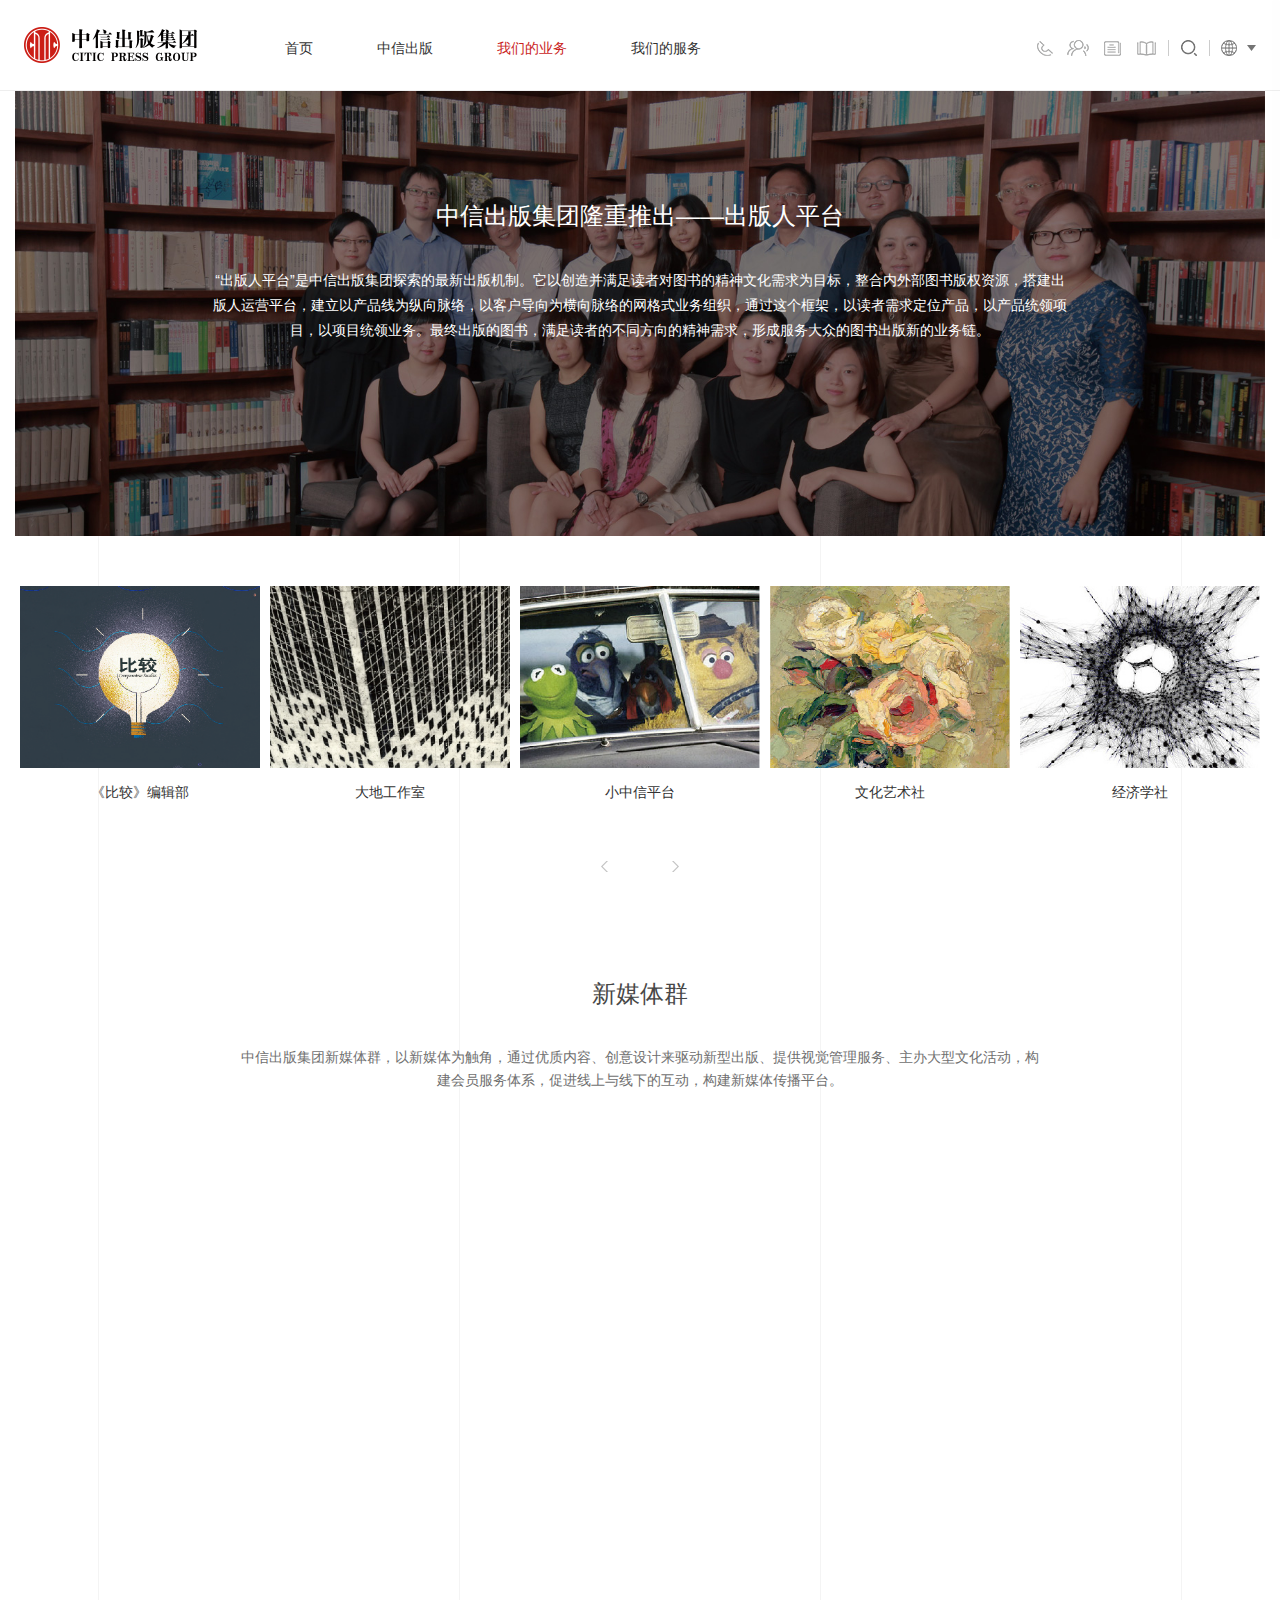
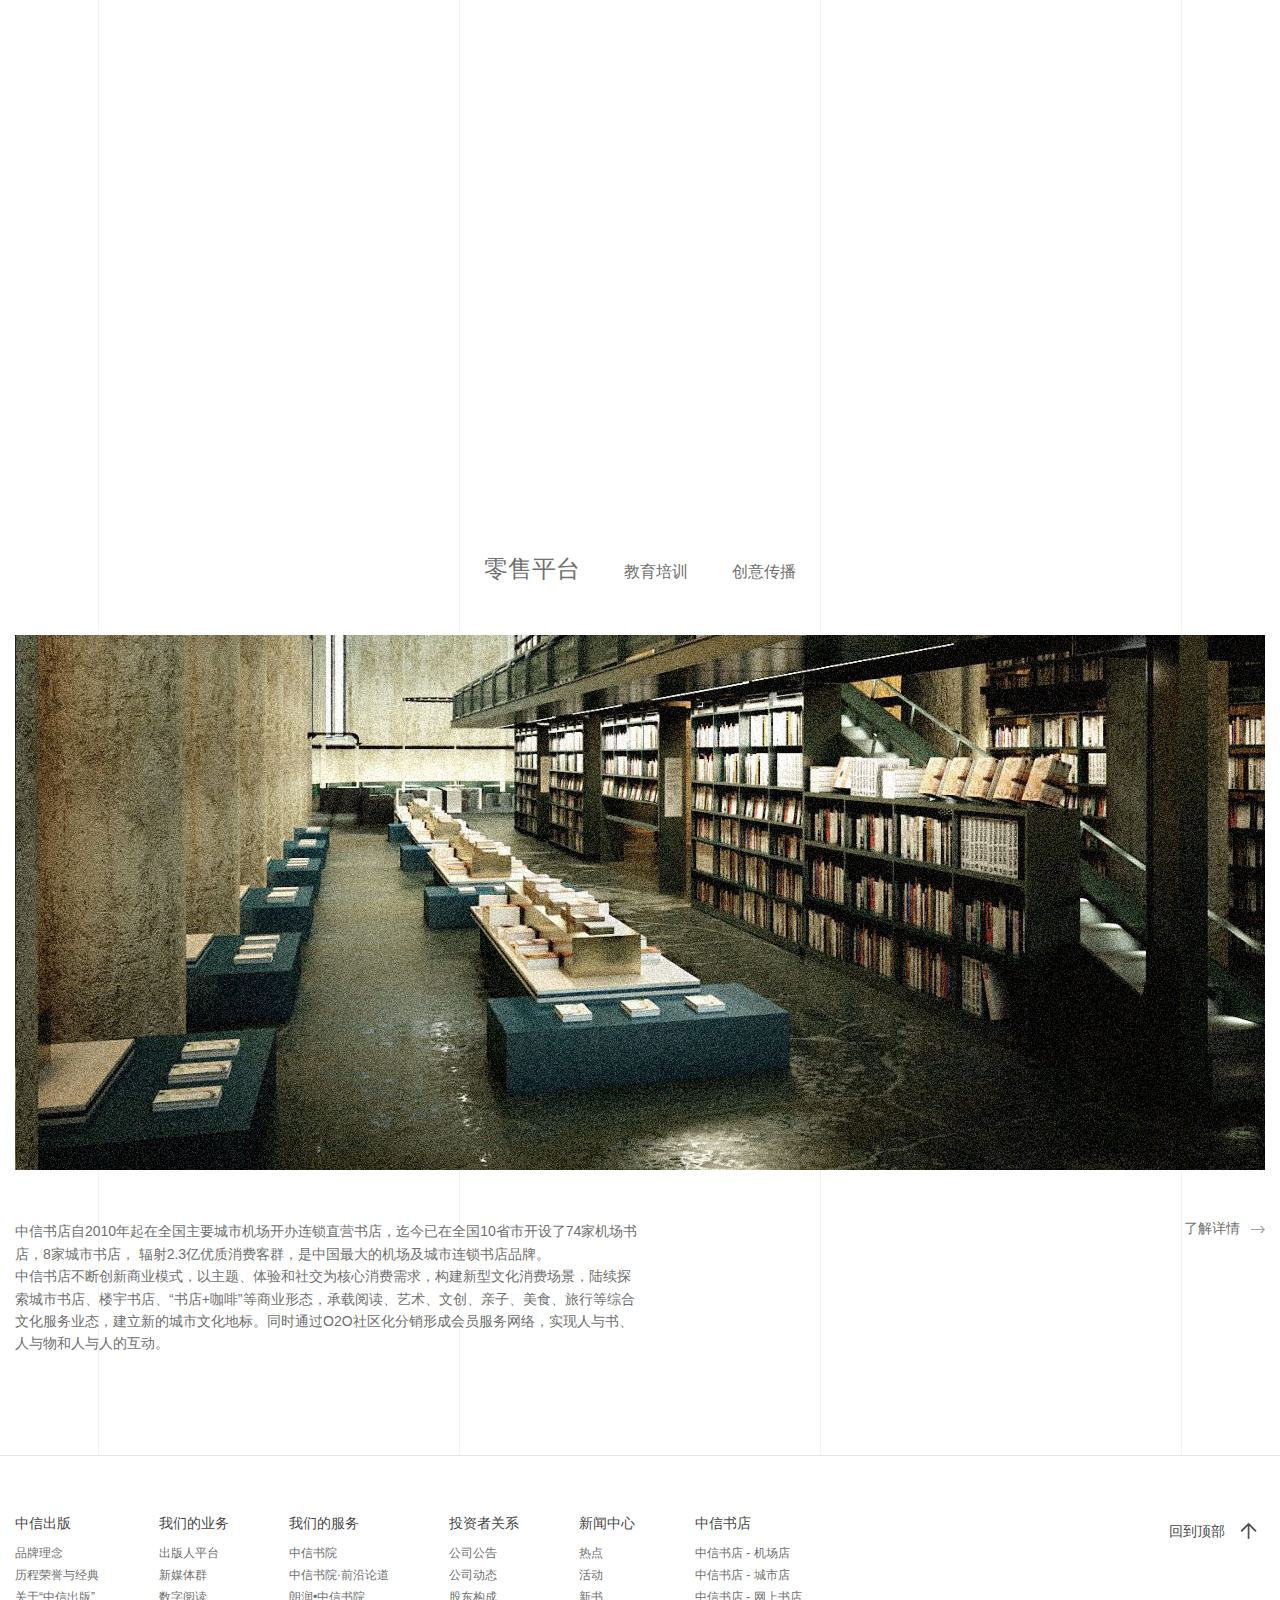
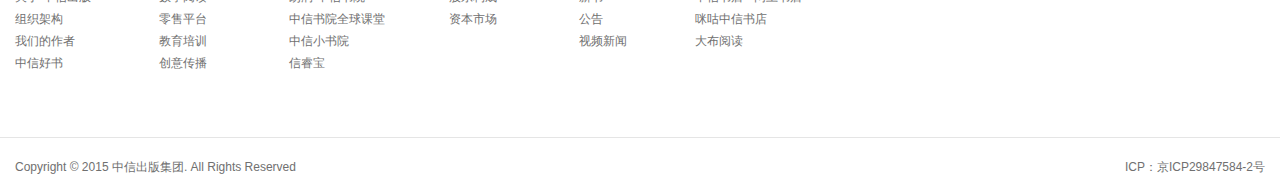
<file: pages/page3.html>
<!DOCTYPE html>
<html lang="en">
<head>
    <meta charset="UTF-8">
    <meta name="keywords" content=" "/>
    <meta name="description" content=" "/>
    <meta name="author" content=""/>
    <meta http-equiv="X-UA-Compatible" content="IE=Edge,chrome=1">
    <title>我们的业务 - 中信出版集团</title>
    <link rel="stylesheet" href="../css/reset.css">
    <link rel="stylesheet" href="../css/fix.css">
    <link rel="stylesheet" href="../css/global.css">
    <link rel="stylesheet" href="../css/page.css">
    <!--依赖引入-->
    <script src="../conponents/jquery-1.7.2.min.js"></script>
    <script src="../conponents/userAgent.js"></script>
    <script src="../conponents/jquery.easing/js/jquery.easing.min.js"></script>
    <script src="../conponents/jquery.nicescroll.min.js"></script>
    <script src="../conponents/jquery.mChange.js"></script>
    <script src="../conponents/jquery.mScroll.js"></script>
    <script src="../conponents/sHover.min.js"></script>
    <!--引入JS-->
    <script src="../js/unit.js"></script>
    <script src="../js/global.js"></script>
</head>
<body>
<div id="header" class="header">
    <div class="block">
        <a href="#" class="logo"></a>
        <div class="nav_main">
            <a href="../index.html">首页</a>
            <a href="./page2.html">中信出版</a>
            <a href="./page3.html" class="current">我们的业务</a>
            <a href="./page4.html">我们的服务</a>
        </div>
        <div class="tools">
            <a href="#" class="tools_contact_us"><i></i>联系我们</a>
            <a href="#" class="tools_career"><i></i>职业机会</a>
            <a href="#" class="tools_news"><i></i>新闻中心</a>
            <a href="#" class="tools_books"><i></i>中信书店</a>
            <a href="#" class="tools_search"><i></i></a>
            <a href="#" class="tools_global"><i></i></a>
        </div>
    </div>
</div>
<div id="body" class="body">
    <div class="mybusiness-sec1">
        <div class="block">
            <img src="../src/images/mybusiness/p3-1.jpg" alt="">
            <div class="text">
                <h3>中信出版集团隆重推出——出版人平台</h3>
                <p>
                    “出版人平台”是中信出版集团探索的最新出版机制。它以创造并满足读者对图书的精神文化需求为目标，整合内外部图书版权资源，搭建出版人运营平台，建立以产品线为纵向脉络，以客户导向为横向脉络的网格式业务组织，通过这个框架，以读者需求定位产品，以产品统领项目，以项目统领业务。最终出版的图书，满足读者的不同方向的精神需求，形成服务大众的图书出版新的业务链。
                </p>
            </div>
        </div>
        <div id="books" class="books block clearfix">
            <div class="frame">
                <div class="boxer item">
                    <a href="">
                        <div class="pic"><img src="../src/images/mybusiness/p3-21.jpg" alt=""></div>
                        <div class="mask"><img src="../src/images/mybusiness/p3-22.jpg" alt=""></div>
                        <h3>《比较》编辑部</h3>
                    </a>
                </div>
                <div class="boxer item">
                    <a href="">
                        <div class="pic"><img src="../src/images/mybusiness/p3-31.jpg" alt=""></div>
                        <div class="mask"><img src="../src/images/mybusiness/p3-32.jpg" alt=""></div>
                        <h3>大地工作室</h3>
                    </a>
                </div>
                <div class="boxer item">
                    <a href="">
                        <div class="pic"><img src="../src/images/mybusiness/p3-41.jpg" alt=""></div>
                        <div class="mask"><img src="../src/images/mybusiness/p3-42.jpg" alt=""></div>
                        <h3>小中信平台</h3>
                    </a>
                </div>
                <div class="boxer item">
                    <a href="">
                        <div class="pic"><img src="../src/images/mybusiness/p3-51.jpg" alt=""></div>
                        <div class="mask"><img src="../src/images/mybusiness/p3-52.jpg" alt=""></div>
                        <h3>文化艺术社</h3>
                    </a>
                </div>
                <div class="boxer item">
                    <a href="">
                        <div class="pic"><img src="../src/images/mybusiness/p3-61.jpg" alt=""></div>
                        <div class="mask"><img src="../src/images/mybusiness/p3-62.jpg" alt=""></div>
                        <h3>经济学社</h3>
                    </a>
                </div>
                <div class="boxer item">
                    <a href="">
                        <div class="pic"><img src="../src/images/mybusiness/p3-71.jpg" alt=""></div>
                        <div class="mask"><img src="../src/images/mybusiness/p3-72.jpg" alt=""></div>
                        <h3>学术社</h3>
                    </a>
                </div>
            </div>
            <div class="arrow"><a href="javascript:;" class="prev"></a><a href="javascript:;" class="next"></a></div>
        </div>
    </div>
    <div class="mybusiness-sec2">
        <div class="block">
            <div style="height: 131px" class="title">
                <h3>新媒体群</h3>
                <p>中信出版集团新媒体群，以新媒体为触角，通过优质内容、创意设计来驱动新型出版、提供视觉管理服务、主办大型文化活动，构建会员服务体系，促进线上与线下的互动，构建新媒体传播平台。</p>
            </div>
            <div class="list">
                <div class="frame">
                    <div class="child clearfix">
                        <div class="item">
                            <a href="#">
                                <img src="../src/images/mybusiness/p3-list-01.jpg" alt="">
                                <div class="mask">
                                    <h3>中信出版集团</h3>
                                    <img src="../src/images/mybusiness/p3-list-11.jpg" alt="">
                                </div>
                            </a>
                        </div>
                        <div class="item">
                            <a href="#">
                                <img src="../src/images/mybusiness/p3-list-02.jpg" alt="">
                                <div class="mask">
                                    <h3>中信书院睿友会</h3>
                                    <img src="../src/images/mybusiness/p3-list-21.jpg" alt="">
                                </div>
                            </a>
                        </div>
                        <div class="item">
                            <a href="#">
                                <img src="../src/images/mybusiness/p3-list-03.jpg" alt="">
                                <div class="mask">
                                    <h3>中信出版集团</h3>
                                    <img src="../src/images/mybusiness/p3-list-31.jpg" alt="">
                                </div>
                            </a>
                        </div>
                        <div class="item">
                            <a href="#">
                                <img src="../src/images/mybusiness/p3-list-04.jpg" alt="">
                                <div class="mask">
                                    <h3>中信出版集团</h3>
                                    <img src="../src/images/mybusiness/p3-list-41.jpg" alt="">
                                </div>
                            </a>
                        </div>
                        <div class="item">
                            <a href="#">
                                <img src="../src/images/mybusiness/p3-list-05.jpg" alt="">
                                <div class="mask">
                                    <h3>中信出版集团</h3>
                                    <img src="../src/images/mybusiness/p3-list-51.jpg" alt="">
                                </div>
                            </a>
                        </div>
                        <div class="item">
                            <a href="#">
                                <img src="../src/images/mybusiness/p3-list-06.jpg" alt="">
                                <div class="mask">
                                    <h3>中信出版集团</h3>
                                    <img src="../src/images/mybusiness/p3-list-61.jpg" alt="">
                                </div>
                            </a>
                        </div>
                    </div>
                    <div class="child clearfix">
                        <div class="item">
                            <a href="#">
                                <img src="../src/images/mybusiness/p3-list-07.jpg" alt="">
                                <div class="mask">
                                    <h3>信睿宝</h3>
                                    <img src="../src/images/mybusiness/p3-list-71.jpg" alt="">
                                </div>
                            </a>
                        </div>
                    </div>
                </div>
                <div class="nav">
                    <div class="inner">
                        <a class="prev" href="javascript:;">&lt;</a>
                        <i>1</i>/<b>2</b>
                        <a class="next" href="javascript:;">&gt;</a>
                    </div>
                </div>
            </div>
        </div>
    </div>
    <div class="mybusiness-sec3">
        <div class="block">
            <div class="tabs">
                <a href="javascript:;">零售平台</a>
                <a href="javascript:;">教育培训</a>
                <a href="javascript:;">创意传播</a>
            </div>
            <div class="wrapper">
                <div class="item clearfix">
                    <div class="pic"><img src="../src/images/mybusiness/p3-s4-01.jpg" alt=""></div>
                    <div class="text clearfix">
                        <div class="left">
                            <p>中信书店自2010年起在全国主要城市机场开办连锁直营书店，迄今已在全国10省市开设了74家机场书店，8家城市书店，
                                辐射2.3亿优质消费客群，是中国最大的机场及城市连锁书店品牌。
                            </p>
                            <p>中信书店不断创新商业模式，以主题、体验和社交为核心消费需求，构建新型文化消费场景，陆续探索城市书店、楼宇书店、“书店+咖啡”等商业形态，承载阅读、艺术、文创、亲子、美食、旅行等综合文化服务业态，建立新的城市文化地标。同时通过O2O社区化分销形成会员服务网络，实现人与书、人与物和人与人的互动。</p>
                        </div>
                        <a href="#" class="more" target="_blank">了解详情</a>
                    </div>
                </div>
                <div class="item clearfix">
                    <div class="pic"><img src="../src/images/mybusiness/p3-s4-02.jpg" alt=""></div>
                    <div class="text clearfix">
                        <div class="left">
                            <p>中信楷岚教育是由中信出版集团与美国Kaplan教育集团共同出资组建，致力于提供职业教育和国际教育服务、并涉及相关领域资源整合的国际化一流教育机构。
                            </p>
                            <p>凭借Kaplan在金融、财会、地产、健康医疗、英语语言培训等方面的资源优势及其遍布海外的高等院校及培训中心，充分利用中信集团在国内的品牌知名度和市场优势，中信楷岚教育通过学历教育、行业资质认证及职业培训、标准化考试业务、英语学习及终身学习业务，形成中信特色的教育体系和品牌影响力。</p>
                        </div>
                        <a href="#" class="more" target="_blank">了解详情</a>
                    </div>
                </div>
                <div class="item clearfix">
                    <div class="pic"><img src="../src/images/mybusiness/p3-s4-03.jpg" alt=""></div>
                    <div class="text clearfix">
                        <div class="left">
                            <p>创意传播，中信出版集团最新的创意实践，致力于构建一个全新的新媒体传播平台。从阅读出发，以视觉语言与多元化的表达方式向大众传递一本好书，一份暖心的推荐和一场思想与智慧交锋的盛宴。
                            </p>
                        </div>
                        <a href="#" class="more" target="_blank">了解详情</a>
                    </div>
                </div>
            </div>
        </div>
    </div>
</div>
<div id="footer" class="footer">
    <div class="block_footer">
        <div class="block clearfix">
            <div class="nav_footer">
                <ul>
                    <li><h3><a href="#">中信出版</a></h3></li>
                    <li><a href="#">品牌理念</a></li>
                    <li><a href="#">历程荣誉与经典</a></li>
                    <li><a href="#">关于“中信出版”</a></li>
                    <li><a href="#">组织架构</a></li>
                    <li><a href="#">我们的作者</a></li>
                    <li><a href="#">中信好书</a></li>
                </ul>
                <ul>
                    <li><h3><a href="#">我们的业务</a></h3></li>
                    <li><a href="#">出版人平台</a></li>
                    <li><a href="#">新媒体群</a></li>
                    <li><a href="#">数字阅读</a></li>
                    <li><a href="#">零售平台</a></li>
                    <li><a href="#">教育培训</a></li>
                    <li><a href="#">创意传播</a></li>
                </ul>
                <ul>
                    <li><h3><a href="#">我们的服务</a></h3></li>
                    <li><a href="#">中信书院</a></li>
                    <li><a href="#">中信书院·前沿论道</a></li>
                    <li><a href="#">朗润•中信书院</a></li>
                    <li><a href="#">中信书院全球课堂</a></li>
                    <li><a href="#">中信小书院</a></li>
                    <li><a href="#">信睿宝</a></li>
                </ul>
                <ul>
                    <li><h3><a href="#">投资者关系</a></h3></li>
                    <li><a href="#">公司公告</a></li>
                    <li><a href="#">公司动态</a></li>
                    <li><a href="#">股东构成</a></li>
                    <li><a href="#">资本市场</a></li>
                </ul>
                <ul>
                    <li><h3><a href="#">新闻中心</a></h3></li>
                    <li><a href="#">热点</a></li>
                    <li><a href="#">活动</a></li>
                    <li><a href="#">新书</a></li>
                    <li><a href="#">公告</a></li>
                    <li><a href="#">视频新闻</a></li>
                </ul>
                <ul>
                    <li><h3><a href="#">中信书店</a></h3></li>
                    <li><a href="#">中信书店 - 机场店</a></li>
                    <li><a href="#">中信书店 - 城市店</a></li>
                    <li><a href="#">中信书店 - 网上书店</a></li>
                    <li><a href="#">咪咕中信书店</a></li>
                    <li><a href="#">大布阅读</a></li>
                </ul>
                <ul>
                    <li><h3><a href="#"></a></h3></li>
                    <li><a href="#"></a></li>
                    <li><a href="#"></a></li>
                </ul>
                <ul>
                    <li><h3><a href="#"></a></h3></li>
                </ul>
            </div>
            <a href="javascript:;" class="gotop">回到顶部</a>
        </div>
    </div>
    <div class="block bottom">
        <div class="copy left">Copyright © 2015 中信出版集团. All Rights Reserved</div>
        <div class="right">ICP：京ICP29847584-2号</div>
    </div>
</div>
<script>
    $(function () {
        $(".books").addClass("show");
        $(".mybusiness-sec1").addClass("show");
        //向下滚动显示
        $(window).scroll(function () {
            if ($.scrollShow(".mybusiness-sec2", 200)) {
                var mybusiness_s2 = $(".mybusiness-sec2");
                if (!mybusiness_s2.hasClass("show")) {
                    mybusiness_s2.addClass("show");
                    //
                    $(".mybusiness-sec2 .child:first").show(0, function () {
                        $(this).addClass("now");
                    });
                }
            }
        });
    });
    // books scroll
    $('.books .frame').mScroll({
        auto: 1,                   //自动开始
        direction: "h",            //滚动方向,h横向,v纵向
        dtype: "left",             //正反方向
        isfocus: 0,                //是否作为焦点图
        minsize: 5,                //最小数量
        speed: 800,                //滚动速度
        easing: "",                //缓冲类型
        delay: 3000,               //自动滚动间隔
        scrollnav: 0,              //导航滚动
        nav_direction: "h",        //导航方向,h横向,v纵向
        prev: ".books .prev",
        next: ".books .next",
        arrow: 1,                  //是否反转
        cycle: 1,                  //是否循环
        mousestop: 0,              //鼠标划入停止
        mousewheel: 0              //开启滚轮事件
    });

    /*section2Start*/
    var my_s2_child = $(".mybusiness-sec2 .child");
    // 延迟显示
    my_s2_child.each(function () {
        $(this).children().each(function (index) {
            $(this).css({"transition-delay": index * 0.1 + "s", "-webkit-transition-delay": index * 0.1 + "s"});
        });
    });
    $.delayChange(".mybusiness-sec2 .nav");
    // 位移
    my_s2_child.each(function () {
        $(this).children().eq(0).addClass("ml0");
        $(this).children().eq(3).addClass("ml846"); // 靠右
        $(this).children().eq(4).addClass("ml0"); // 对齐
    });
    // 总共页数
    $(".mybusiness-sec2 .nav b").text(my_s2_child.size());
    /*翻页*/
    var idx = 0;
    // 上一页
    $(".mybusiness-sec2 .nav .prev").click(function () {
        if (idx != 0) { // idx=0
            idx--;
            $(".mybusiness-sec2 .nav i").text(idx + 1); // 至少1页
            my_s2_child.hide().removeClass("now"); // 移除.now隐藏
            my_s2_child.eq(idx).show(0, function () { // 当前元素显示
                $(this).addClass("now");
            });
        }
    });
    // 下一页
    $(".mybusiness-sec2 .nav .next").click(function () {
        if (idx != my_s2_child.size() - 1) { // idx + 1 = size
            idx++;
            $(".mybusiness-sec2 .nav i").text(idx + 1);
            my_s2_child.hide().removeClass("now");
            my_s2_child.eq(idx).show(0, function () {
                $(this).addClass("now");
            });
        }
    });
    /*section2End*/

    /*section4Start*/
    $.toggleDiv(".mybusiness-sec3 .tabs a", ".mybusiness-sec3 .wrapper .item", "click", 500);
    $(".mybusiness-sec3 .tabs a:first").trigger("click");
    /*section4End*/
</script>
</body>
</html>
</file>
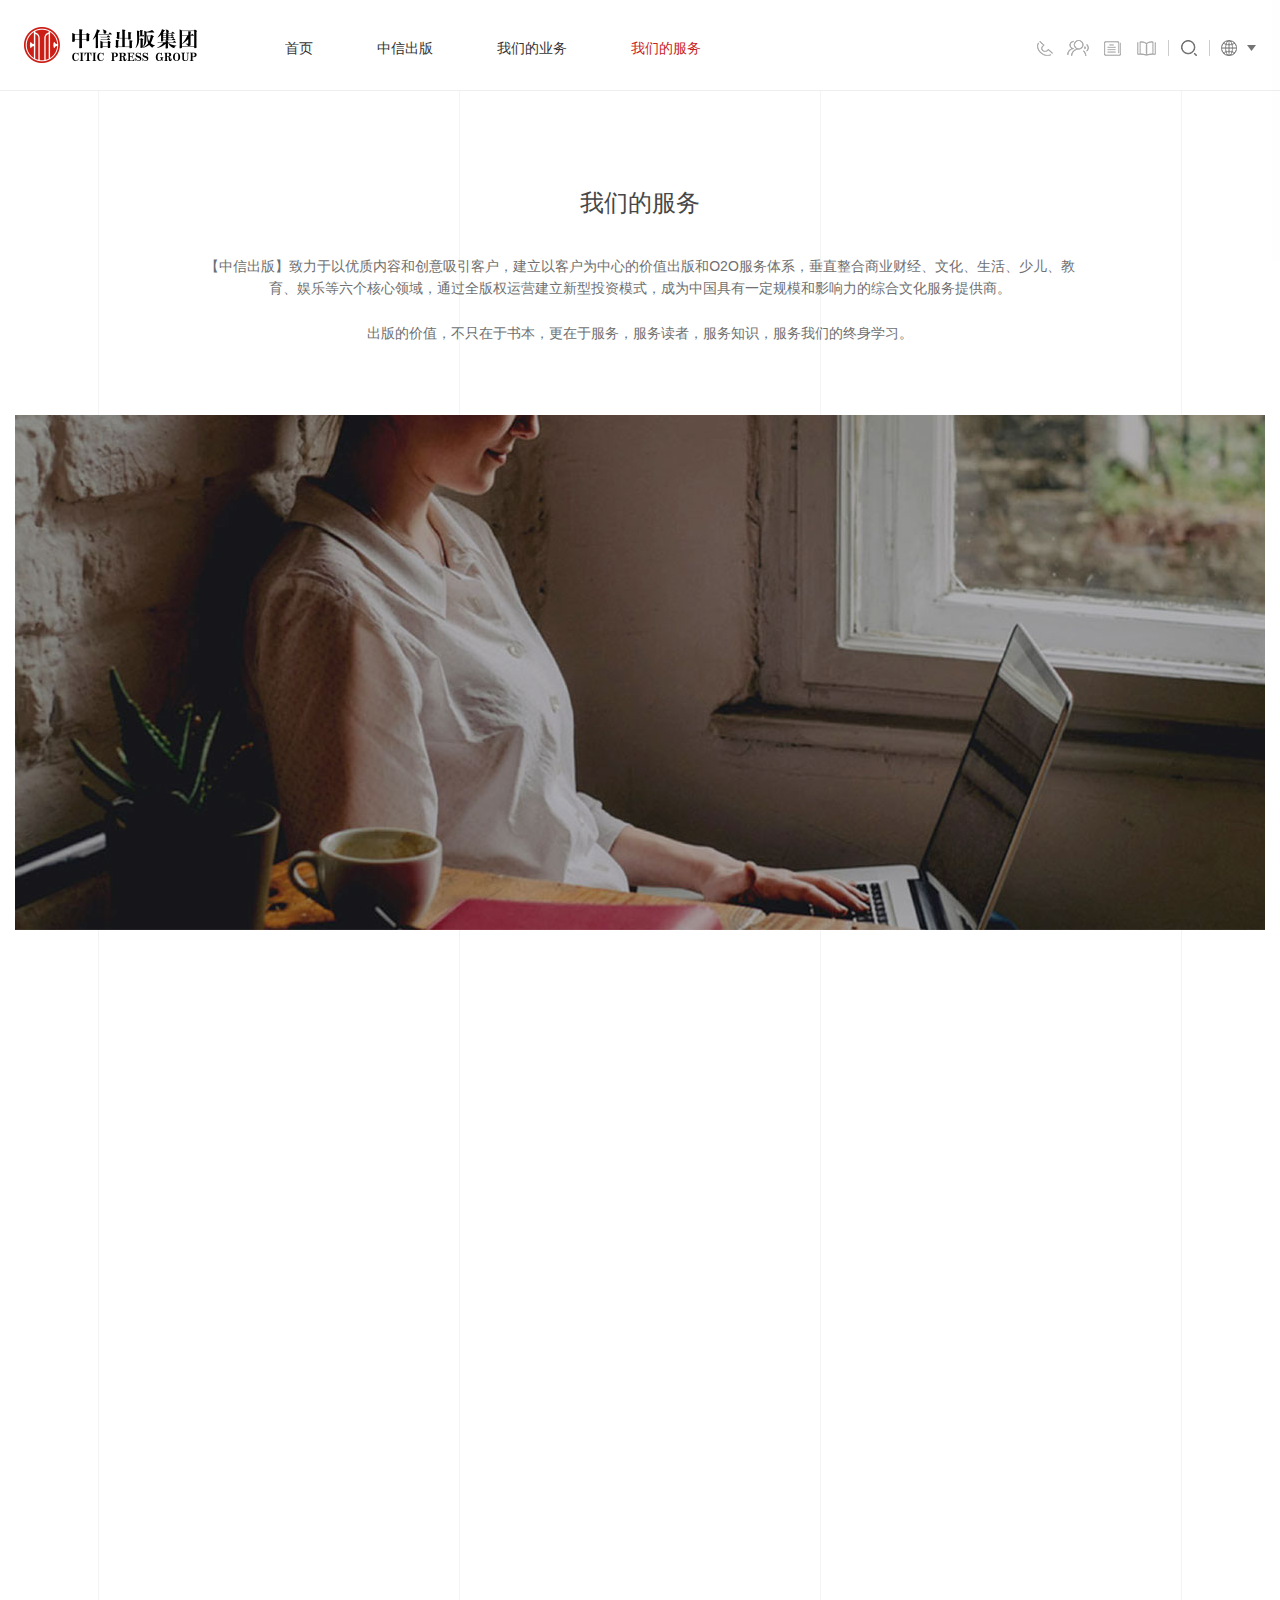
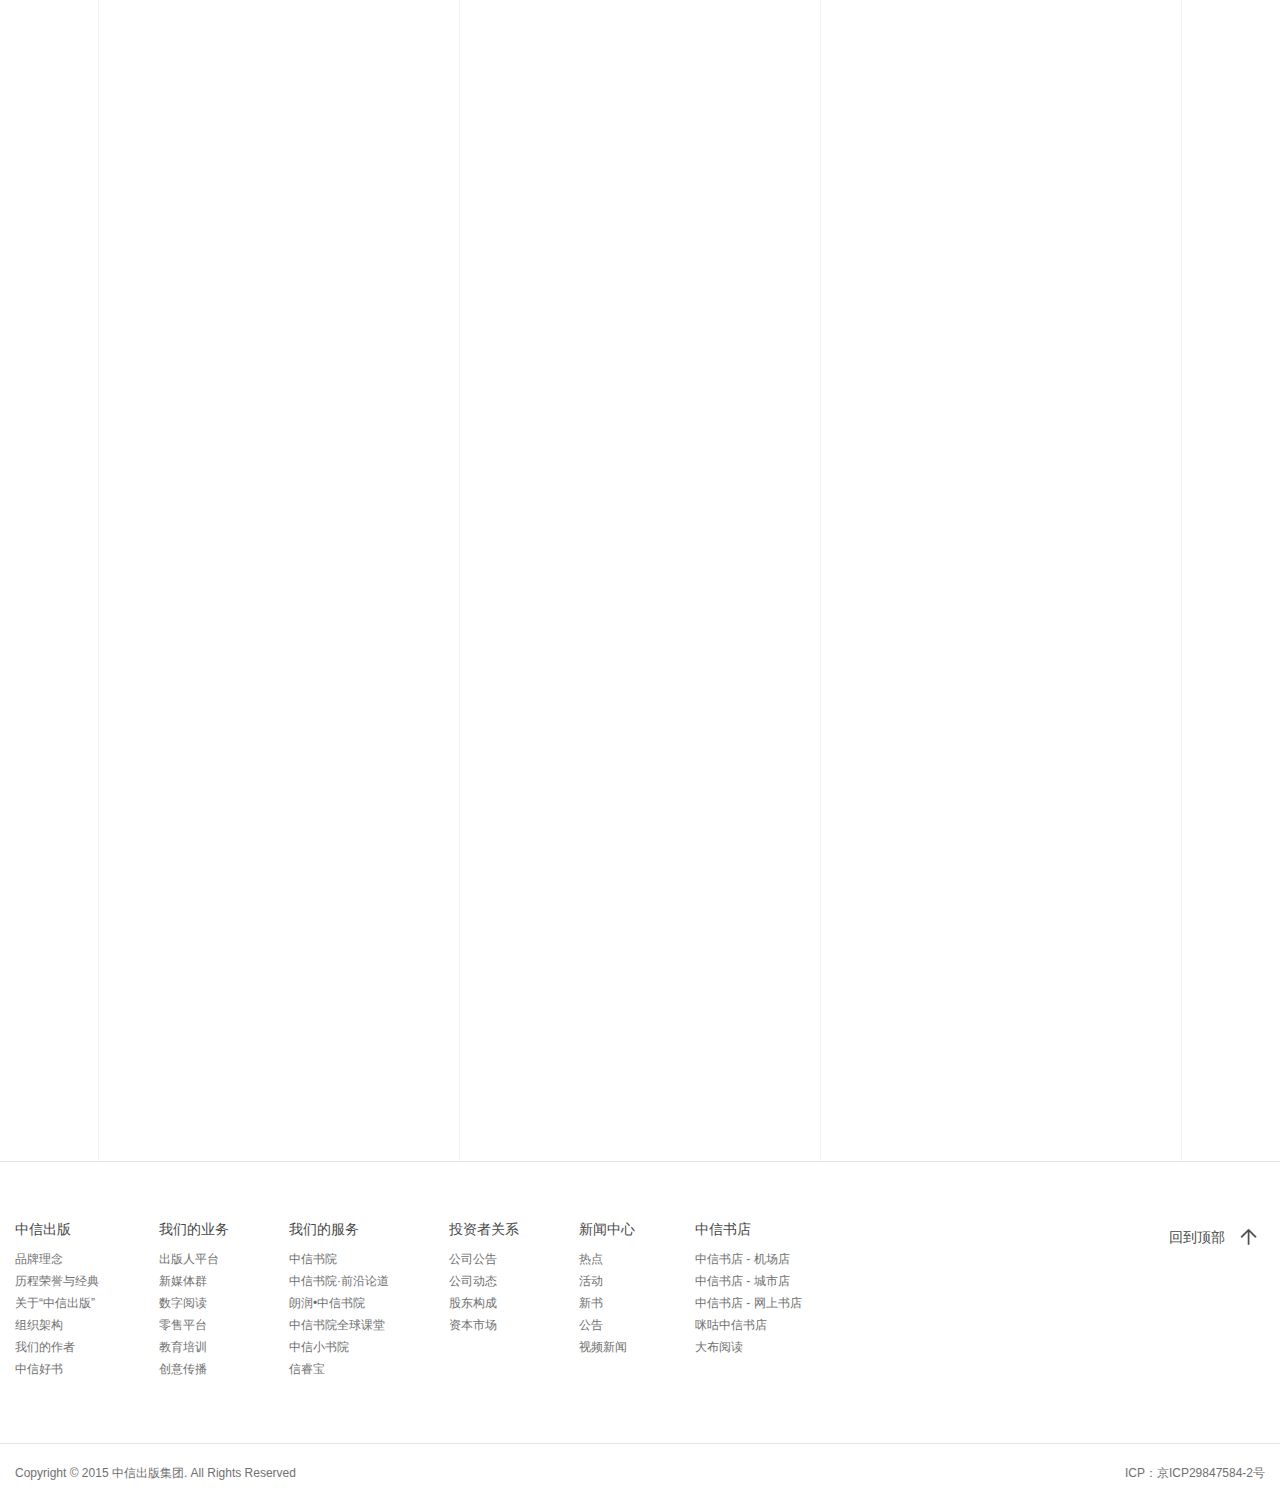
<file: pages/page4.html>
<!DOCTYPE html>
<html lang="en">
<head>
    <meta charset="UTF-8">
    <meta name="keywords" content=" "/>
    <meta name="description" content=" "/>
    <meta name="author" content=""/>
    <meta http-equiv="X-UA-Compatible" content="IE=Edge,chrome=1">
    <title>我们的服务 - 中信出版集团</title>
    <link rel="stylesheet" href="../css/reset.css">
    <link rel="stylesheet" href="../css/fix.css">
    <link rel="stylesheet" href="../css/global.css">
    <link rel="stylesheet" href="../css/page.css">
    <!--依赖引入-->
    <script src="../conponents/jquery-1.7.2.min.js"></script>
    <script src="../conponents/userAgent.js"></script>
    <script src="../conponents/jquery.easing/js/jquery.easing.min.js"></script>
    <script src="../conponents/jquery.nicescroll.min.js"></script>
    <script src="../conponents/jquery.mChange.js"></script>
    <script src="../conponents/jquery.mScroll.js"></script>
    <script src="../conponents/sHover.min.js"></script>
    <!--引入JS-->
    <script src="../js/unit.js"></script>
    <script src="../js/global.js"></script>
</head>
<body>
<div id="header" class="header">
    <div class="block">
        <a href="#" class="logo"></a>
        <div class="nav_main">
            <a href="../index.html">首页</a>
            <a href="./page2.html">中信出版</a>
            <a href="./page3.html">我们的业务</a>
            <a href="./page4.html" class="current">我们的服务</a>
        </div>
        <div class="tools">
            <a href="#" class="tools_contact_us"><i></i>联系我们</a>
            <a href="#" class="tools_career"><i></i>职业机会</a>
            <a href="#" class="tools_news"><i></i>新闻中心</a>
            <a href="#" class="tools_books"><i></i>中信书店</a>
            <a href="#" class="tools_search"><i></i></a>
            <a href="#" class="tools_global"><i></i></a>
        </div>
    </div>
</div>
<div id="body" class="body">
    <div>
        <div class="service1">
            <div class="block">
                <h1>我们的服务</h1>
                <div class="text">
                    <p>
                        【中信出版】致力于以优质内容和创意吸引客户，建立以客户为中心的价值出版和O2O服务体系，垂直整合商业财经、文化、生活、少儿、教育、娱乐等六个核心领域，通过全版权运营建立新型投资模式，成为中国具有一定规模和影响力的综合文化服务提供商。<br><br>
                        出版的价值，不只在于书本，更在于服务，服务读者，服务知识，服务我们的终身学习。</p>
                </div>
                <div class="pic">
                    <img src="../src/images/p4-1.jpg" alt="">
                </div>
            </div>
        </div>
    </div>
    <div>
        <div class="service2">
            <div class="block clearfix">
                <div class="left">
                    <h3>中信书院</h3>
                    <div class="text">
                        <p>
                            【中信书院】是由中信出版集团打造的文化服务品牌，与世界前沿思想大师同行，服务于两千万中国高端人群，提倡新阅读、新话语、新思维、新生活方式，是新知识的传播平台，新思想的争鸣平台，新文化的建设平台。<br>
                            　　2014年3月31日，“致敬1984：征程与梦想——2014中信书院大讲堂”在清华大学经管学院伟伦报告厅举行。中信出版集团宣布启动旗下的新文化服务品牌：中信书院。联想控股集团董事局主席柳传志先生、万科企业股份有限公司董事长王石先生、清华大学经济管理学院院长钱颖一先生、著名经济学家樊纲先生和中信出版集团总经理王斌先生，一道为中信书院的启动揭幕，共同向全社会倡导多读书、读好书，提高全民的文化和知识素养。<br>
                            　　至此，开启【中信书院】——
                        </p>
                        <h4>改变自己 改变世界</h4>
                    </div>
                </div>
                <div class="right">
                    <a href="#">
                        <img src="../src/images/p4-2.jpg" alt="中信书院 改变自己 改变世界">
                    </a>
                </div>
            </div>
        </div>
    </div>
    <div>
        <div class="service3">
            <div class="block">
                <div class="list clearfix">
                    <div class="item">
                        <img src="../src/images/p4-3.jpg" alt="">
                        <div class="bg"></div>
                        <div class="mask">
                            <h3>中信书院·前沿论道</h3>
                            <p>
                                中信书院大讲堂围绕当今世界在经济管理、时政文化、创新趋势等领域的一流学者专家，探讨变革之道，发展之机；致力于为公众打造一个丰富、开放的思想平台，提供一场场关于文化、思想及艺术的饕餮盛宴，力争成为中国思想界的发声地。
                            </p>
                            <a href="#" class="more" target="_blank">了解详细</a>
                        </div>
                    </div>
                    <div class="item">
                        <img src="../src/images/p4-4.jpg" alt="">
                        <div class="bg"></div>
                        <div class="mask">
                            <h3>朗润·中信书院</h3>
                            <p>
                                中信书院大讲堂围绕当今世界在经济管理、时政文化、创新趋势等领域的一流学者专家，探讨变革之道，发展之机；致力于为公众打造一个丰富、开放的思想平台，提供一场场关于文化、思想及艺术的饕餮盛宴，力争成为中国思想界的发声地。
                            </p>
                            <a href="#" class="more" target="_blank">了解详细</a>
                        </div>
                    </div>
                    <div class="item">
                        <img src="../src/images/p4-5.jpg" alt="">
                        <div class="bg"></div>
                        <div class="mask">
                            <h3>中信书院线上读书会</h3>
                            <p>
                                中信书院大讲堂围绕当今世界在经济管理、时政文化、创新趋势等领域的一流学者专家，探讨变革之道，发展之机；致力于为公众打造一个丰富、开放的思想平台，提供一场场关于文化、思想及艺术的饕餮盛宴，力争成为中国思想界的发声地。
                            </p>
                            <a href="#" class="more" target="_blank">了解详细</a>
                        </div>
                    </div>
                </div>
            </div>
        </div>
    </div>
    <div>
        <div class="service4">
            <div class="block clearfix">
                <div class="wrapper left">
                    <img src="../src/images/p4-6.jpg" alt="">
                    <div class="mask">
                        <div class="inner">
                            <h3>中信小书院</h3>
                            <p>
                                中信小书院，由中信出版集团打造的亲子教育服务品牌，携手优秀教育者，提供最新、最权威的素质教育理念，提供自然、历史文化、科技、艺术等丰富多彩的课程，助力孩子全面、健康、快乐成长。<br>
                                相伴中信小书院，一起成长！
                            </p>
                            <a href="#" class="more" target="_blank">了解详细</a>
                        </div>
                    </div>
                </div>
                <div class="wrapper right">
                    <img src="../src/images/p4-7.jpg" alt="">
                    <div class="mask">
                        <div class="inner">
                            <h3>信睿宝</h3>
                            <p>
                                由中信出版集团打造的文化服务品牌，与世界前沿思想大师同行，服务于两千万中国高端人群，提倡新阅读、新话语、新思维、新生活方式，我们是新知识的传播平台，新思想的争鸣平台，新文化的建设平台。
                            </p>
                            <a href="#" class="more" target="_blank">了解详细</a>
                        </div>
                    </div>
                </div>
            </div>
        </div>
    </div>
</div>
<div id="footer" class="footer">
    <div class="block_footer">
        <div class="block clearfix">
            <div class="nav_footer">
                <ul>
                    <li><h3><a href="#">中信出版</a></h3></li>
                    <li><a href="#">品牌理念</a></li>
                    <li><a href="#">历程荣誉与经典</a></li>
                    <li><a href="#">关于“中信出版”</a></li>
                    <li><a href="#">组织架构</a></li>
                    <li><a href="#">我们的作者</a></li>
                    <li><a href="#">中信好书</a></li>
                </ul>
                <ul>
                    <li><h3><a href="#">我们的业务</a></h3></li>
                    <li><a href="#">出版人平台</a></li>
                    <li><a href="#">新媒体群</a></li>
                    <li><a href="#">数字阅读</a></li>
                    <li><a href="#">零售平台</a></li>
                    <li><a href="#">教育培训</a></li>
                    <li><a href="#">创意传播</a></li>
                </ul>
                <ul>
                    <li><h3><a href="#">我们的服务</a></h3></li>
                    <li><a href="#">中信书院</a></li>
                    <li><a href="#">中信书院·前沿论道</a></li>
                    <li><a href="#">朗润•中信书院</a></li>
                    <li><a href="#">中信书院全球课堂</a></li>
                    <li><a href="#">中信小书院</a></li>
                    <li><a href="#">信睿宝</a></li>
                </ul>
                <ul>
                    <li><h3><a href="#">投资者关系</a></h3></li>
                    <li><a href="#">公司公告</a></li>
                    <li><a href="#">公司动态</a></li>
                    <li><a href="#">股东构成</a></li>
                    <li><a href="#">资本市场</a></li>
                </ul>
                <ul>
                    <li><h3><a href="#">新闻中心</a></h3></li>
                    <li><a href="#">热点</a></li>
                    <li><a href="#">活动</a></li>
                    <li><a href="#">新书</a></li>
                    <li><a href="#">公告</a></li>
                    <li><a href="#">视频新闻</a></li>
                </ul>
                <ul>
                    <li><h3><a href="#">中信书店</a></h3></li>
                    <li><a href="#">中信书店 - 机场店</a></li>
                    <li><a href="#">中信书店 - 城市店</a></li>
                    <li><a href="#">中信书店 - 网上书店</a></li>
                    <li><a href="#">咪咕中信书店</a></li>
                    <li><a href="#">大布阅读</a></li>
                </ul>
                <ul>
                    <li><h3><a href="#"></a></h3></li>
                    <li><a href="#"></a></li>
                    <li><a href="#"></a></li>
                </ul>
                <ul>
                    <li><h3><a href="#"></a></h3></li>
                </ul>
            </div>
            <a href="javascript:;" class="gotop">回到顶部</a>
        </div>
    </div>
    <div class="block bottom">
        <div class="copy left">Copyright © 2015 中信出版集团. All Rights Reserved</div>
        <div class="right">ICP：京ICP29847584-2号</div>
    </div>
</div>
<script>
    $(function () {
        //向下滚动显示
        $(window).scroll(function () {
            var service2 = $(".service2");
            var service3 = $(".service3");
            var service4 = $(".service4");
            if ($.scrollShow(".service2", 200)) {
                if (!service2.hasClass("show")) {
                    service2.addClass("show");
                }
            }
            if ($.scrollShow(".service3", 200)) {
                if (!service3.hasClass("show")) {
                    service3.addClass("show");
                }
            }
            if ($.scrollShow(".service4", 200)) {
                if (!service4.hasClass("show")) {
                    service4.addClass("show");
                }
            }
        });
        // 123延迟执行
        $(".service3 .item").each(function (index) {
            $(this).css("transition-delay", index * 0.15 + "s", "-webkit-transition-delay", index * 0.15 + "s");
        });
    });
</script>
</body>
</html>
</file>
<file: css/fix.css>
@media screen and (min-width: 1280px) and (max-width: 1810px) {
  .block {
    width: 1250px;
    margin: 0 auto;
  }
  #exhibition .block {
    height: 456px;
  }
  #exhibition .item-m1 {
    width: 615px;
    height: 452px;
  }
  #exhibition .item-m2 {
    width: 615px;
    height: 221px;
    left: 0;
  }
  #exhibition .item-m3 {
    width: 302px;
    height: 221px;
    left: 0;
    top: 231px;
  }
  #exhibition .item-m4 {
    width: 302px;
    height: 221px;
    left: 313px;
    top: 231px;
  }
}
#books .boxer {
  width: 240px;
  margin: 0 5px 20px;
}
#books .boxer .pic {
  height: 182px;
}
#books .boxer h3 {
  line-height: 40px;
}
#books .boxer .mask {
  height: 182px;
}
#books .boxer .mask img {
  margin-top: 30px;
  width: 120px;
}
.mybusiness-sec3 {
  padding: 50px 0;
}
@media screen and (min-width: 641px) and (max-width: 1278px) {
  .block {
    width: 960px;
    margin: 0 auto;
  }
  .header .block_header {
    width: 960px;
    margin: 0 auto;
  }
  .footer .block_footer,
  .footer .block_bottom {
    width: 960px;
    margin: 0 auto;
  }
}
@media screen and (max-width: 640px) {
  html,
  body,
  div,
  span,
  iframe,
  h1,
  h2,
  h3,
  h4,
  h5,
  h6,
  p,
  blockquote,
  pre,
  a,
  address,
  big,
  cite,
  code,
  del,
  em,
  font,
  img,
  ins,
  small,
  strong,
  var,
  b,
  u,
  i,
  center,
  dl,
  dt,
  dd,
  ol,
  ul,
  li,
  fieldset,
  form,
  label,
  legend,
  input,
  textarea,
  select {
    box-sizing: border-box;
  }
  input,
  textarea,
  select,
  button {
    -webkit-appearance: none;
  }
  .block {
    width: auto;
  }
}
@media screen and (min-width: 1810px) {
  .block {
    width: 1250px;
    margin: 0 auto;
  }
  .footer .block_footer,
  .footer .block_bottom {
    width: 1250px;
    margin: 0 auto;
  }
}
</file>
<file: css/global.css>
/*unit*/
.clear {
  clear: both;
  height: 0;
  overflow: hidden;
}
.clearfix:after {
  content: "";
  clear: both;
  display: block;
}
.left {
  float: left;
}
.right {
  float: right;
}
/*common*/
body {
  min-width: 1003px;
  max-width: 100%;
  font-size: 14px;
  color: #707070;
}
.body {
  overflow: hidden;
  width: 100%;
  margin: 0 auto;
  border-top: 1px solid #eee;
  background: url(../images/bg_body.png) center top repeat-y;
}
.block {
  margin: 0 auto;
}
.show {
  transform: translateY(0) !important;
  -webkit-transform: translateY(0) !important;
}
.header {
  position: relative;
  transform: translateY(-100px);
  -webkit-transform: translateY(-100px);
  transition: all 1s ease-out 0s;
  -webkit-transition: all 1s ease-out 0s;
  z-index: 2;
}
.header .block {
  position: relative;
  height: 90px;
}
.header .logo {
  position: absolute;
  left: 0;
  top: 0;
  background: url(../images/logo.png) center center no-repeat;
  width: 190px;
  height: 100%;
}
.header .nav_main {
  position: absolute;
  left: 270px;
  top: 40px;
}
.header .nav_main a {
  color: #333;
  margin-right: 60px;
}
.header .nav_main a:hover {
  color: #ca231c;
}
.header .nav_main a.current {
  color: #ca231c;
}
.header .tools {
  position: absolute;
  right: 0;
  top: 40px;
}
.header .tools a {
  float: left;
  overflow: hidden;
  height: 16px;
  line-height: 16px;
  width: 24px;
  margin-right: 10px;
  transition: width 0.3s ease-out 0s;
  -webkit-transition: width 0.3s ease-out 0s;
}
.header .tools a:hover {
  width: 90px;
}
.header .tools a i {
  float: left;
  width: 24px;
  height: 100%;
  margin-right: 5px;
}
.header .tools .tools_contact_us i {
  background: url(../images/icon1.png) 5px 0 no-repeat;
}
.header .tools .tools_contact_us:hover i {
  background-position: 5px -16px;
}
.header .tools .tools_career i {
  background: url(../images/icon1.png) -34px 0 no-repeat;
}
.header .tools .tools_career:hover i {
  background-position: -34px -16px;
}
.header .tools .tools_news i {
  background: url(../images/icon1.png) -70px 0 no-repeat;
}
.header .tools .tools_news:hover i {
  background-position: -70px -16px;
}
.header .tools .tools_books i {
  background: url(../images/icon1.png) -107px 0 no-repeat;
}
.header .tools .tools_books:hover i {
  background-position: -107px -16px;
}
.header .tools .tools_search {
  background: url(../images/icon1.png) -132px 0 no-repeat;
  width: 40px;
  border-left: 1px solid #ccc;
  padding: 0;
  margin: 0;
}
.header .tools .tools_search:hover {
  background-position: -132px -16px;
  width: 40px;
}
.header .tools .tools_global {
  background: url(../images/icon1.png) -164px 0 no-repeat;
  width: 55px;
  border-left: 1px solid #ccc;
  padding: 0;
  margin: 0;
}
.header .tools .tools_global:hover {
  background-position: -164px -16px;
  width: 55px;
}
.footer .block_footer {
  padding: 60px 0;
  border-top: 1px solid #e5e5e5;
  border-bottom: 1px solid #e5e5e5;
}
.footer .nav_footer {
  float: left;
}
.footer .nav_footer ul {
  float: left;
  padding-right: 60px;
  font-size: 12px;
}
.footer .nav_footer ul li {
  margin-bottom: 5px;
}
.footer .nav_footer ul h3 {
  padding-bottom: 10px;
  font-size: 14px;
}
.footer .bottom {
  font-size: 12px;
  height: 58px;
  line-height: 58px;
}
.gotop {
  float: right;
  padding-right: 40px;
  height: 32px;
  line-height: 30px;
  font-size: 14px;
  color: #474747;
  background: url(../images/ico_top.png) right top no-repeat;
}
</file>
<file: css/page.css>
/* CSS Document */
/*index page*/
/*轮播图*/
.carousel {
  margin: 0 auto;
  /*容器*/
  /*导航*/
}
.carousel .wrapper {
  position: relative;
  overflow: hidden;
}
.carousel .wrapper .item {
  position: absolute;
  left: 0;
  top: 0;
  width: 100%;
  height: 100%;
  background: center center no-repeat;
  background-size: cover;
  cursor: pointer;
}
.carousel .nav {
  position: absolute;
  left: 0;
  bottom: 50px;
  width: 100%;
  text-align: center;
  /*plug-in default .now is current status*/
}
.carousel .nav i {
  display: inline-block;
  width: 11px;
  height: 11px;
  margin: 0 3px;
  background: url(../images/dot1.png) right center no-repeat;
  cursor: pointer;
}
.carousel .nav i.now {
  background-position: left center;
}
/*p1 - section2*/
.exhibition {
  position: relative;
  padding: 50px 0 20px;
  /*every item is block*/
  /*transition start*/
  /*左右箭头*/
}
.exhibition .block {
  position: relative;
  height: 653px;
}
.exhibition .frame {
  height: 100%;
  overflow: hidden;
}
.exhibition .item {
  position: relative;
  float: left;
  height: 100%;
  overflow: hidden;
  /*item in block share and transform change start*/
}
.exhibition .item .item-m1 {
  /*half*/
  position: absolute;
  left: 0;
  top: 0;
  width: 888px;
  height: 648px;
  transform: translate(-200px, 0);
  -webkit-transform: translate(-200px, 0);
}
.exhibition .item .item-m2 {
  /*quarter*/
  position: absolute;
  left: 0;
  top: 0;
  width: 888px;
  height: 313px;
  transform: translate(200px, 0);
  -webkit-transform: translate(200px, 0);
}
.exhibition .item .item-m3 {
  /*bottom left 1/8*/
  position: absolute;
  left: 0;
  top: 332px;
  width: 437px;
  height: 316px;
  transform: translate(0, 100px);
  -webkit-transform: translate(0, 100px);
}
.exhibition .item .item-m4 {
  /*bottom right 1/8*/
  position: absolute;
  left: 451px;
  top: 332px;
  width: 437px;
  height: 316px;
  transform: translate(0, 100px);
  -webkit-transform: translate(0, 100px);
}
.exhibition .item img {
  width: 100%;
  height: auto;
}
.exhibition .item .mask {
  position: absolute;
  left: 0;
  top: 0;
  width: 100%;
  height: 100%;
  overflow: hidden;
  background: url(../images/black80.png);
}
.exhibition .item .mask .text-wrapper {
  position: absolute;
  left: 0;
  bottom: 0;
  padding: 60px 45px 40px;
  background: url(../images/ico_zoom.png) 45px 15px no-repeat;
}
.exhibition .item .mask .text-wrapper h3 {
  width: 230px;
  color: #fff;
  font-size: 14px;
  line-height: 120%;
}
.exhibition .item .mask .text-wrapper .text {
  width: 300px;
  margin-top: 10px;
  color: #fff;
  font-size: 12px;
}
.exhibition .item > div {
  cursor: pointer;
  opacity: 0;
  transition: all 1s ease-out 0s;
  -webkit-transition: all 1s ease-out 0s;
}
.exhibition .arrow {
  margin-top: 50px;
  height: 30px;
  text-align: center;
}
.exhibition .arrow .prev {
  display: inline-block;
  width: 20px;
  height: 30px;
  margin-right: 50px;
  /*increase spacing*/
  background: url(../images/arrow1.png) left top no-repeat;
}
.exhibition .arrow .prev:hover {
  background-position: left bottom;
}
.exhibition .arrow .next {
  display: inline-block;
  width: 20px;
  height: 30px;
  background: url(../images/arrow1.png) right top no-repeat;
}
.exhibition .arrow .next:hover {
  background-position: right bottom;
}
.exhibition.show {
  /*transition end*/
}
.exhibition.show .item > div {
  opacity: 1;
  transform: translate(0, 0);
  -webkit-transform: translate(0, 0);
}
/*p1 - section3*/
.timeline {
  height: 650px;
}
.timeline .block {
  position: relative;
  height: 100%;
  /*time navbar and transition start*/
}
.timeline .block .date {
  position: relative;
  float: left;
  width: 165px;
  height: 100%;
  text-align: center;
  color: #474747;
  background: url(../images/bg1a.png) center -140px no-repeat;
  transform: scale(1, 0);
  -webkit-transform: scale(1, 0);
  transition: all 1s ease-out 0s;
  -webkit-transition: all 1s ease-out 0s;
}
.timeline .block .date .date-month {
  display: block;
  font-size: 80px;
  margin-top: 140px;
}
.timeline .block .date .date-day {
  display: block;
  font-size: 80px;
  margin-top: 75px;
}
.timeline .block .date .date-full {
  position: absolute;
  top: 347px;
  left: 145px;
  font-size: 16px;
}
.timeline .block .date .more {
  position: absolute;
  top: 475px;
  left: 0;
  width: 100%;
  height: 60px;
  line-height: 60px;
  font-size: 12px;
  color: #474747;
}
.timeline .block .list {
  /*transition start (show r → l)*/
  position: absolute;
  left: 326px;
  top: 150px;
  width: 960px;
  opacity: 0;
  transform: translateX(100px);
  -webkit-transform: translateX(100px);
  transition: all 1s ease-out 0s;
  -webkit-transition: all 1s ease-out 0s;
}
.timeline .block .list .list-item {
  float: left;
  width: 480px;
  height: 220px;
}
.timeline .block .list .list-item h3 {
  font-size: 18px;
  padding-right: 50px;
}
.timeline .block .list .list-item p {
  margin-top: 20px;
  padding-right: 50px;
  font-size: 14px;
  color: #666;
}
.timeline .block .list .list-item a {
  /*background change and transition start*/
  display: block;
  width: 210px;
  height: 26px;
  margin-top: 30px;
  font-size: 14px;
  color: #666;
  border-bottom: 1px solid #ccc;
  background: url(../images/line2.png) -113px bottom no-repeat;
  /*minus width hide*/
  transition: all 0.3s ease-out 0s;
  -webkit-transition: all 0.3s ease-out 0s;
}
.timeline .block .list .list-item a span {
  background: url(../images/icon_more1.png) right center no-repeat;
  padding-right: 20px;
}
.timeline .block .list .list-item a:hover {
  background: url(../images/line2.png) 0 bottom no-repeat;
  /*(l -> r)*/
}
.timeline .block .list .list-item a:hover span {
  background: url(../images/icon_more2.png) right center no-repeat;
  padding-right: 25px;
  /*plus 5 keep don't move*/
}
.timeline.show .block .date {
  transform: scale(1, 1);
  -webkit-transform: scale(1, 1);
}
.timeline.show .block .list {
  opacity: 1;
  transform: translateX(0px);
  -webkit-transform: translateX(0px);
}
/*p1 - section4*/
.firm {
  padding: 50px 0;
}
.firm .firm-item {
  /*transition start*/
  position: relative;
  float: left;
  width: 242px;
  height: 230px;
  margin: 0 4px 15px;
  opacity: 0;
  transform: translateX(200px);
  -webkit-transform: translateX(200px);
  transition: transform 1s ease-out 0s, opacity 0.5s ease-out 0s;
  -webkit-transition: transform 1s ease-out 0s, opacity 0.5s ease-out 0s;
}
.firm .firm-item .pic {
  height: 184px;
  overflow: hidden;
}
.firm .firm-item .pic img {
  width: 100%;
  height: auto;
}
.firm .firm-item .mask {
  /*fill container with width height*/
  position: absolute;
  left: 0;
  top: 0;
  width: 100%;
  height: 184px;
  text-align: center;
  /*img inline*/
  background: url(../images/black80.png);
}
.firm .firm-item .mask img {
  width: 50%;
  margin-top: 30px;
}
.firm .firm-item h3 {
  /*transition start*/
  color: #333;
  font-size: 12px;
  text-align: center;
  line-height: 30px;
  padding-top: 4px;
  background: url(../images/line1.png) -345px 0 no-repeat;
  background-size: 100% auto;
  transition: all 0.3s ease-out 0s;
  -webkit-transition: all 0.3s ease-out 0s;
}
.firm .firm-item:hover {
  /*.firm-item*/
}
.firm .firm-item:hover h3 {
  background-position: 0 0;
}
.firm.show .firm-item {
  opacity: 1;
  transform: translateX(0);
  -webkit-transform: translateX(0);
}
/*p1 - section5*/
/*p1 - section6*/
.literature {
  padding: 50px 0;
}
.literature .block {
  height: 371px;
}
.literature .block .wrapper {
  position: relative;
  margin: 0 auto;
  width: 1224px;
}
.literature .block .wrapper .frame {
  height: 371px;
  padding: 25px 0;
  overflow: hidden;
}
.literature .block .wrapper .frame .item {
  /*transition start (blast effect)*/
  position: relative;
  width: 266px;
  height: 371px;
  margin: 0 20px;
  float: left;
  overflow: hidden;
  box-shadow: 0 0 15px rgba(0, 0, 0, 0.1);
  opacity: 0;
  transform: scale(0.5);
  -webkit-transform: scale(0.5);
  transition: transform 0.8s ease-out 0s, opacity 0.8s ease-out 0s;
  -webkit-transition: transform 0.8s ease-out 0s, opacity 0.8s ease-out 0s;
}
.literature .block .wrapper .frame .item img {
  width: 100%;
  height: auto;
}
.literature .block .wrapper .frame .item .mask {
  /*transition start (bottom -> top)*/
  position: absolute;
  left: 0;
  bottom: -100%;
  width: 100%;
  color: #fff;
  font-size: 14px;
  background: url(../images/black80.png);
  opacity: 0;
  transition: all 0.5s ease-out 0s;
  -webkit-transition: all 0.5s ease-out 0s;
  /*inner text*/
}
.literature .block .wrapper .frame .item .mask .inner {
  padding: 60px 35px;
}
.literature .block .wrapper .frame .item .mask .inner h3 {
  color: #fff;
  font-size: 14px;
}
.literature .block .wrapper .frame .item .mask .inner p {
  margin-top: 20px;
}
.literature .block .wrapper .frame .item:hover {
  cursor: pointer;
  transform: scale(1.1) !important;
  -webkit-transform: scale(1.1) !important;
}
.literature .block .wrapper .frame .item:hover .mask {
  opacity: 1;
  bottom: 0;
}
.literature .prev {
  position: absolute;
  left: -20px;
  top: 50%;
  width: 20px;
  height: 30px;
  margin-top: -15px;
  background: url(../images/arrow1.png) left top no-repeat;
}
.literature .prev:hover {
  background-position: left bottom;
}
.literature .next {
  position: absolute;
  right: -20px;
  top: 50%;
  width: 20px;
  height: 30px;
  margin-top: -15px;
  background: url(../images/arrow1.png) right top no-repeat;
}
.literature .next:hover {
  background-position: right bottom;
}
.literature .morebooks {
  /*container a tag and transition start*/
  float: right;
  width: 150px;
  padding-bottom: 20px;
  transform: translateX(0);
  transition: all 1s ease-out 0s;
  -webkit-transition: all 1s ease-out 0s;
}
.literature .morebooks a.more {
  float: left;
  margin-top: 30px;
  padding-right: 20px;
  /*show bg*/
  color: #474747;
  font-size: 16px;
  line-height: 110%;
  background: url(../images/icon_more1.png) right center no-repeat;
}
.literature .morebooks a.more:hover {
  color: #b2130c;
  padding-right: 25px;
  background: url(../images/icon_more2.png) right center no-repeat;
}
.literature.show .block .wrapper .frame .item {
  opacity: 1;
  transform: scale(1);
  -webkit-transform: scale(1);
}
.literature.show .block .wrapper .morebooks {
  transform: translateX(66px);
}
/*p2 - issue*/
.issue-s1 {
  position: relative;
  /*inner text*/
}
.issue-s1 .bg {
  /*container*/
}
.issue-s1 .bg .frame {
  height: auto;
  overflow: hidden;
  /*item overflow*/
}
.issue-s1 .bg .frame .item {
  float: left;
  width: 100%;
  height: 100%;
}
.issue-s1 .bg .frame .item img {
  width: 100%;
  height: auto;
}
.issue-s1 .text {
  /*container transition start*/
  position: absolute;
  left: 0;
  top: 0;
  width: 100%;
  height: 100%;
  opacity: 0;
  background: url(../images/black.png);
  /*background shadow black*/
  transition: all 1s ease-out 0s;
  -webkit-transition: all 1s ease-out 0s;
}
.issue-s1 .text .frame {
  /*inner container*/
  position: absolute;
  left: 50%;
  top: 50%;
  width: 100%;
  height: 150px;
  margin: -75px 0 0 -50%;
  color: #fff;
  font-size: 14px;
  line-height: 160%;
  text-align: center;
  overflow: hidden;
  /*is a long block*/
}
.issue-s1 .text .frame .item {
  float: left;
  width: 100%;
  height: 100%;
}
.issue-s1 .text .frame .item h3 {
  margin-bottom: 30px;
  color: #fff;
  font-size: 24px;
}
.issue-s1 .text .btn {
  /*arrow*/
  position: absolute;
  top: 50%;
  left: 50%;
  width: 100px;
  margin: 100px 0 0 -50px;
}
.issue-s1 .text .btn .prev {
  float: left;
  width: 20px;
  height: 30px;
  background: url(../images/arrow1.png) left top no-repeat;
}
.issue-s1 .text .btn .prev:hover {
  background-position: left bottom;
}
.issue-s1 .text .btn .next {
  float: right;
  width: 20px;
  height: 30px;
  background: url(../images/arrow1.png) right top no-repeat;
}
.issue-s1 .text .btn .next:hover {
  background-position: right bottom;
}
.issue-s1.show .text {
  opacity: 1;
}
/*issue-s2*/
.issue-s2 {
  padding: 100px 0;
  /*header toggle btn*/
  /*toggle wrapper*/
}
.issue-s2 h2 {
  font-size: 24px;
  text-align: center;
}
.issue-s2 .tabs {
  margin-top: 30px;
  text-align: center;
}
.issue-s2 .tabs a {
  display: inline-block;
  width: 150px;
  height: 35px;
  line-height: 33px;
  margin: 0 8px;
  color: #474747;
  font-size: 14px;
  text-align: center;
  border: 1px solid #ccc;
}
.issue-s2 .tabs .current {
  color: #9e0000;
  border: 1px solid #9e0000;
}
.issue-s2 .wrapper {
  margin-top: 100px;
  /*toggle content*/
}
.issue-s2 .wrapper .items .navbar {
  /*left timeline*/
  position: relative;
  float: left;
  width: 168px;
  height: 650px;
  text-align: center;
  background: url(../images/bg_time.png) center center no-repeat;
  /*prev - center - next*/
}
.issue-s2 .wrapper .items .navbar .year-prev {
  position: absolute;
  top: 0;
  left: 0;
  width: 100%;
  font-size: 14px;
  color: #474747;
}
.issue-s2 .wrapper .items .navbar .years {
  /*current year*/
  position: absolute;
  top: 50%;
  left: 0;
  width: 100%;
  height: 60px;
  line-height: 65px;
  margin-top: -30px;
  /*center*/
  font-size: 60px;
  color: #474747;
  overflow: hidden;
}
.issue-s2 .wrapper .items .navbar .years i {
  /*bait*/
  display: block;
  width: 100%;
  height: 100%;
}
.issue-s2 .wrapper .items .navbar .year-next {
  position: absolute;
  left: 0;
  bottom: 0;
  width: 100%;
  font-size: 14px;
  color: #474747;
}
.issue-s2 .wrapper .items .navbar .prev {
  position: absolute;
  left: 50%;
  top: 50%;
  width: 39px;
  height: 38px;
  margin: -100px 0 0 -19px;
}
.issue-s2 .wrapper .items .navbar .next {
  position: absolute;
  left: 50%;
  top: 50%;
  width: 39px;
  height: 38px;
  margin: 64px 0 0 -19px;
}
.issue-s2 .wrapper .items .list {
  /*outer content*/
  position: relative;
  float: right;
  width: 995px;
  height: 650px;
  overflow: hidden;
  /*animation keyframes*/
}
.issue-s2 .wrapper .items .list .boxer {
  /*animation start*/
  position: absolute;
  left: 0;
  top: 0;
  width: 100%;
  height: 100%;
  padding-right: 20px;
  opacity: 0;
  pointer-events: none;
  /*content item*/
}
.issue-s2 .wrapper .items .list .boxer .item {
  position: relative;
  height: 264px;
  padding: 30px 160px 30px 245px;
  border-bottom: 1px solid #ccc;
}
.issue-s2 .wrapper .items .list .boxer .item:first-child {
  /*first item*/
  height: 263px;
  border-top: 1px solid #ccc;
}
.issue-s2 .wrapper .items .list .boxer .item .pic {
  position: absolute;
  left: 0;
  top: 30px;
  width: 189px;
  height: 100%;
  overflow: hidden;
}
.issue-s2 .wrapper .items .list .boxer .item .pic img {
  width: 185px;
  height: auto;
  border: 2px solid #ddd;
}
.issue-s2 .wrapper .items .list .boxer .item h3 {
  margin-bottom: 15px;
  font-size: 16px;
  color: #474747;
}
.issue-s2 .wrapper .items .list .boxer .item p {
  margin-top: 40px;
  font-size: 14px;
  line-height: 160%;
}
.issue-s2 .wrapper .items .list .boxer .item .date {
  position: absolute;
  top: 30px;
  right: 0;
  color: #474747;
  font-size: 14px;
  line-height: 100%;
}
.issue-s2 .wrapper .items .list .boxer.now {
  /*animation end*/
  opacity: 1;
  pointer-events: auto;
  animation: blink 0.5s ease-out 0s 1 both;
  -webkit-animation: blink 0.5s ease-out 0s 1 both;
}
@keyframes blink {
  0% {
    transform: scale(0.9);
    opacity: 0;
  }
  100% {
    transform: scale(1);
    opacity: 1;
  }
}
@-webkit-keyframes blink {
  0% {
    -webkit-transform: scale(0.9);
    opacity: 0;
  }
  100% {
    -webkit-transform: scale(1);
    opacity: 1;
  }
}
/*issue-s3*/
.issue-s3 {
  height: 930px;
  /*4 quadrant*/
}
.issue-s3 .block {
  position: relative;
  height: 100%;
}
.issue-s3 .text {
  /*left bottom and transition start*/
  position: absolute;
  left: 40px;
  top: 50%;
  /*half block*/
  width: 463px;
  font-size: 14px;
  line-height: 150%;
  opacity: 0;
  transform: translateY(50px);
  -webkit-transform: translateY(50px);
  transition: all 1s ease-out 0.8s;
  -webkit-transition: all 1s ease-out 0.8s;
}
.issue-s3 .text h3 {
  font-size: 24px;
  margin-bottom: 50px;
}
.issue-s3 .rtop {
  position: absolute;
  right: 20px;
  top: 0;
  width: 520px;
  height: 390px;
  overflow: hidden;
  opacity: 0;
  transform: translate(100px, -100px);
  -webkit-transform: translate(100px, -100px);
  transition: all 1s ease-out 0s;
  -webkit-transition: all 1s ease-out 0s;
}
.issue-s3 .ltop {
  position: absolute;
  right: 560px;
  top: 200px;
  width: 257px;
  height: 190px;
  overflow: hidden;
  opacity: 0;
  transform: translate(-100px, -100px);
  -webkit-transform: translate(-100px, -100px);
  transition: all 1s ease-out 0s;
  -webkit-transition: all 1s ease-out 0s;
}
.issue-s3 .lbtm {
  position: absolute;
  right: 296px;
  top: 408px;
  width: 390px;
  height: 519px;
  overflow: hidden;
  opacity: 0;
  transform: translate(-100px, 100px);
  -webkit-transform: translate(-100px, 100px);
  transition: all 1s ease-out 0s;
  -webkit-transition: all 1s ease-out 0s;
}
.issue-s3 .rbtm {
  position: absolute;
  right: 84px;
  top: 408px;
  width: 191px;
  height: 250px;
  overflow: hidden;
  opacity: 0;
  transform: translate(100px, 100px);
  -webkit-transform: translate(100px, 100px);
  transition: all 1s ease-out 0s;
  -webkit-transition: all 1s ease-out 0s;
}
.issue-s3 img {
  width: 100%;
  height: auto;
}
.issue-s3.show .text {
  opacity: 1;
  transform: translateY(0);
  -webkit-transform: translateY(0);
}
.issue-s3.show div {
  opacity: 1;
  transform: translate(0, 0);
  -webkit-transform: translate(0, 0);
}
/*issue-s4*/
.issue-s4 {
  padding: 100px 0;
}
.issue-s4 h3 {
  /*transition start*/
  font-size: 24px;
  text-align: center;
  margin-bottom: 50px;
  opacity: 0;
  transform: scale(0.5);
  -webkit-transform: scale(0.5);
  transition: all 0.5s ease-out 0s;
  -webkit-transition: all 0.5s ease-out 0s;
}
.issue-s4 p {
  width: 800px;
  margin: auto;
  font-size: 14px;
  text-align: center;
  opacity: 0;
  transform: scale(0.5);
  -webkit-transform: scale(0.5);
  transition: all 0.5s ease-out 0s;
  -webkit-transition: all 0.5s ease-out 0s;
}
.issue-s4 .pic {
  height: 450px;
  margin-top: 100px;
}
.issue-s4 img {
  height: 450px;
  width: 100%;
  overflow: hidden;
  background: center top no-repeat;
  opacity: 0;
  transform: scale(0.5);
  -webkit-transform: scale(0.5);
  transition: all 1s linear 0s;
  -webkit-transition: all 1s linear 0s;
}
.issue-s4.show h3 {
  opacity: 1;
  transform: scale(1);
  -webkit-transform: scale(1);
}
.issue-s4.show p {
  opacity: 1;
  transform: scale(1);
  -webkit-transform: scale(1);
}
.issue-s4.show img {
  opacity: 1;
  -webkit-transform: scale(1);
  transform: scale(1);
}
/*issue-s5*/
.issue-s5 {
  padding: 100px 0;
}
.issue-s5 .title h2 {
  /*zoom*/
  font-size: 24px;
  text-align: center;
  margin-bottom: 50px;
  opacity: 0;
  transform: scale(0.5);
  -webkit-transform: scale(0.5);
  transition: all 0.5s ease-out 0s;
  -webkit-transition: all 0.5s ease-out 0s;
}
.issue-s5 .title p {
  /*zoom*/
  font-size: 14px;
  text-align: center;
  width: 800px;
  margin: auto;
  opacity: 0;
  transform: scale(0.5);
  -webkit-transform: scale(0.5);
  transition: all 0.5s ease-out 0s;
  -webkit-transition: all 0.5s ease-out 0s;
}
.issue-s5 .focus {
  position: relative;
  height: 882px;
  margin-top: 100px;
  /*show page*/
}
.issue-s5 .focus .page-child {
  overflow: hidden;
  height: 882px;
  display: none;
  /*show()*/
  /*pic position*/
}
.issue-s5 .focus .page-child .boxer {
  /*figure boxer*/
  position: relative;
  float: left;
  margin-bottom: 10px;
  width: 305px;
  height: 284px;
  opacity: 0;
  transform: scale(0.5);
  -webkit-transform: scale(0.5);
  transition: all 0.5s ease-out 0s;
  -webkit-transition: all 0.5s ease-out 0s;
}
.issue-s5 .focus .page-child .boxer .mask {
  position: absolute;
  left: 0;
  top: 0;
  width: 100%;
  height: 100%;
  background: url(../images/black80.png);
}
.issue-s5 .focus .page-child .boxer .mask h3 {
  padding: 0 50px;
  margin-top: 130px;
  color: #fff;
  font-size: 20px;
}
.issue-s5 .focus .page-child .boxer .mask h4 {
  padding: 0 50px;
  margin-top: 10px;
  color: #fff;
  font-size: 14px;
}
.issue-s5 .focus .page-child .d1 {
  margin-right: 10px;
}
.issue-s5 .focus .page-child .d2 {
  margin-right: 10px;
}
.issue-s5 .focus .page-child .d3 {
  margin-right: 300px;
}
.issue-s5 .focus .page-child .d4 {
  margin-left: 315px;
}
.issue-s5 .focus .page-child .d5 {
  margin-left: 10px;
  width: 620px;
}
.issue-s5 .focus .page-child .d7 {
  margin-left: 325px;
}
.issue-s5 .focus .page-child .d8 {
  margin-left: 10px;
}
.issue-s5 .focus .page-child.now .boxer {
  opacity: 1;
  transform: scale(1);
  -webkit-transform: scale(1);
}
.issue-s5 .focus .nav {
  position: absolute;
  right: 50%;
  bottom: 10px;
  margin-right: 30px;
  font-size: 16px;
}
.issue-s5 .focus .nav .prev {
  margin-right: 15px;
}
.issue-s5 .focus .nav .next {
  margin-left: 15px;
}
.issue-s5 .focus .nav a:hover {
  color: #ca231c;
}
.issue-s5.show h2 {
  opacity: 1;
  transform: scale(1);
  -webkit-transform: scale(1);
}
.issue-s5.show p {
  opacity: 1;
  transform: scale(1);
  -webkit-transform: scale(1);
}
/*issue-s6*/
.issue-s6 {
  padding: 100px 0;
  /*content list*/
}
.issue-s6 .title h2 {
  /*transition start*/
  font-size: 24px;
  text-align: center;
  margin-bottom: 50px;
  opacity: 0;
  transform: scale(0.5);
  -webkit-transform: scale(0.5);
  transition: all 0.5s ease-out 0s;
  -webkit-transition: all 0.5s ease-out 0s;
}
.issue-s6 .title p {
  /*transition start*/
  font-size: 14px;
  text-align: center;
  width: 800px;
  margin: auto;
  opacity: 0;
  transform: scale(0.5);
  -webkit-transform: scale(0.5);
  transition: all 0.5s ease-out 0s;
  -webkit-transition: all 0.5s ease-out 0s;
}
.issue-s6 .list {
  /*transition start*/
  margin-top: 50px;
  opacity: 0;
  transition: all 1s ease-out 0.5s;
  -webkit-transition: all 1s ease-out 0.5s;
}
.issue-s6 .list .frame {
  overflow: hidden;
  /*long string overflow*/
}
.issue-s6 .list .frame .item {
  float: left;
  width: 300px;
  margin-left: 16px;
  text-align: center;
}
.issue-s6 .list .frame .item:first-child {
  margin-left: 0;
}
.issue-s6 .list .frame .item .pic {
  position: relative;
  height: 354px;
  border: 1px solid #eee;
  overflow: hidden;
  background: #fff;
  cursor: pointer;
}
.issue-s6 .list .frame .item .pic:after {
  /*transition start*/
  content: "";
  position: absolute;
  left: 0;
  top: 0;
  width: 0;
  height: 0;
  background: url(../images/line5.png) left top no-repeat;
  transition: all 0.5s ease-out 0s;
  -webkit-transition: all 0.5s ease-out 0s;
}
.issue-s6 .list .frame .item .pic:hover:after {
  width: 100%;
  height: 100%;
}
.issue-s6 .list .frame .item h3 {
  font-size: 14px;
  margin-top: 15px;
}
.issue-s6 .list .frame .item h4 {
  font-size: 14px;
  margin-top: 10px;
}
.issue-s6 .list .nav {
  margin-top: 50px;
  height: 30px;
  text-align: center;
}
.issue-s6 .list .nav .prev {
  display: inline-block;
  width: 20px;
  height: 30px;
  margin-right: 50px;
  background: url(../images/arrow1.png) left top no-repeat;
}
.issue-s6 .list .nav .prev:hover {
  background-position: left bottom;
}
.issue-s6 .list .nav .next {
  display: inline-block;
  width: 20px;
  height: 30px;
  background: url(../images/arrow1.png) right top no-repeat;
}
.issue-s6 .list .nav .next:hover {
  background-position: right bottom;
}
.issue-s6.show h2 {
  opacity: 1;
  transform: scale(1);
  -webkit-transform: scale(1);
}
.issue-s6.show p {
  opacity: 1;
  transform: scale(1);
  -webkit-transform: scale(1);
}
.issue-s6.show .list {
  opacity: 1;
}
/*p3 - my business*/
/*p3 - section1*/
.mybusiness-sec1 .block {
  position: relative;
}
.mybusiness-sec1 img {
  width: 100%;
  height: auto;
  opacity: 0;
  transition: all 0.5s ease-out 0s;
  -webkit-transition: all 0.5s ease-out 0s;
}
.mybusiness-sec1 .text {
  position: absolute;
  left: 50%;
  top: 50%;
  height: 220px;
  width: 860px;
  margin: -110px 0 0 -430px;
  text-align: center;
  color: #fff;
  line-height: 180%;
  opacity: 0;
  transform: translateY(100px);
  -webkit-transform: translateY(100px);
  transition: all 1s ease-out 0s;
  -webkit-transition: all 1s ease-out 0s;
}
.mybusiness-sec1 .text h3 {
  font-size: 24px;
  color: #fff;
}
.mybusiness-sec1 .text p {
  margin: 40px 0;
}
.mybusiness-sec1 .books {
  padding-top: 50px;
}
.mybusiness-sec1 .arrow {
  height: 30px;
  text-align: center;
  margin-top: 20px;
}
.mybusiness-sec1 .arrow .prev {
  display: inline-block;
  width: 20px;
  height: 30px;
  margin-right: 50px;
  background: url(../images/arrow1.png) left top no-repeat;
}
.mybusiness-sec1 .arrow .prev:hover {
  background-position: left bottom;
}
.mybusiness-sec1 .arrow .next {
  display: inline-block;
  width: 20px;
  height: 30px;
  background: url(../images/arrow1.png) right top no-repeat;
}
.mybusiness-sec1 .arrow .next:hover {
  background-position: right bottom;
}
.mybusiness-sec1.show img {
  opacity: 1;
}
.mybusiness-sec1.show .text {
  opacity: 1;
  transform: translateY(0);
  -webkit-transform: translateY(0);
}
/*p3 - section2*/
.mybusiness-sec2 {
  padding: 50px 0 100px;
}
.mybusiness-sec2 .title {
  text-align: center;
}
.mybusiness-sec2 .title h3 {
  font-size: 24px;
}
.mybusiness-sec2 .title p {
  width: 810px;
  margin: 40px auto;
  line-height: 160%;
}
.mybusiness-sec2 .list {
  margin-top: 50px;
  position: relative;
}
.mybusiness-sec2 .list .frame {
  position: relative;
  overflow: hidden;
  height: 790px;
}
.mybusiness-sec2 .list .child {
  position: absolute;
  left: 0;
  top: 0;
  display: none;
  width: 100%;
  height: 100%;
}
.mybusiness-sec2 .list .child .item {
  position: relative;
  float: left;
  width: 403px;
  height: 250px;
  margin: 0 0 20px 20px;
  overflow: hidden;
  opacity: 0;
  transform: scale(0.5);
  -webkit-transform: scale(0.5);
  transition: all 0.5s ease-out 0s;
  -webkit-transition: all 0.5s ease-out 0s;
}
.mybusiness-sec2 .list .child .item img {
  width: 100%;
  height: auto;
}
.mybusiness-sec2 .list .child .item .mask {
  position: absolute;
  left: 0;
  top: 0;
  width: 100%;
  height: 100%;
  background: url(../images/black30.png);
}
.mybusiness-sec2 .list .child .item .mask img {
  position: absolute;
  left: 50%;
  top: 50%;
  width: 177px;
  height: 177px;
  margin: -89px 0 0 -89px;
  opacity: 0;
  transition: all 0.3s ease-out 0s;
  -webkit-transition: all 0.3s ease-out 0s;
}
.mybusiness-sec2 .list .child .item .mask h3 {
  position: absolute;
  bottom: 0;
  left: 0;
  width: 100%;
  height: 50px;
  line-height: 50px;
  color: #fff;
  text-align: center;
  font-size: 14px;
  transition: all 0.3s ease-out 0s;
  -webkit-transition: all 0.3s ease-out 0s;
}
.mybusiness-sec2 .list .child .item .mask:hover img {
  opacity: 1;
}
.mybusiness-sec2 .list .child .item .mask:hover h3 {
  opacity: 0;
}
.mybusiness-sec2 .list .child .item.ml0 {
  margin-left: 0;
}
.mybusiness-sec2 .list .child .item.ml846 {
  margin-left: 846px;
}
.mybusiness-sec2 .list .child.now {
  display: block;
}
.mybusiness-sec2 .list .now .item {
  opacity: 1;
  transform: scale(1);
  -webkit-transform: scale(1);
}
.mybusiness-sec2 .nav {
  position: absolute;
  left: 423px;
  top: 271px;
  width: 403px;
  height: 250px;
  opacity: 0;
  background: url(../images/bg26.jpg);
  transform: scale(0.5);
  -webkit-transform: scale(0.5);
  transition: all 0.5s ease-out 0s;
  -webkit-transition: all 0.5s ease-out 0s;
}
.mybusiness-sec2 .nav .inner {
  position: absolute;
  right: 20px;
  bottom: 20px;
  color: #fff;
}
.mybusiness-sec2 .nav a {
  color: #fff;
}
.mybusiness-sec2 .nav a:hover {
  color: #ca231c;
}
.mybusiness-sec2 .nav .prev {
  margin-right: 15px;
}
.mybusiness-sec2 .nav .next {
  margin-left: 15px;
}
.mybusiness-sec2.show .nav {
  opacity: 1;
  transform: scale(1);
  -webkit-transform: scale(1);
}
/*p3 - section3*/
.mybusiness-sec3 {
  padding: 100px 0;
}
.mybusiness-sec3 .tabs {
  text-align: center;
}
.mybusiness-sec3 .tabs a {
  font-size: 16px;
  margin: 0 20px;
}
.mybusiness-sec3 .tabs a.now {
  font-size: 24px;
}
.mybusiness-sec3 .wrapper {
  margin-top: 50px;
}
.mybusiness-sec3 .wrapper .item {
  display: none;
}
.mybusiness-sec3 .wrapper .item .pic img {
  width: 100%;
  height: auto;
}
.mybusiness-sec3 .wrapper .item .text .left {
  float: left;
  width: 50%;
  line-height: 160%;
  margin-top: 50px;
}
.mybusiness-sec3 .wrapper .item .more {
  float: right;
  margin-top: 50px;
  padding-right: 25px;
  background: url(../images/arrow7.png) right center no-repeat;
}
.books {
  padding: 100px 0 50px;
}
.books .frame {
  overflow: hidden;
}
.books .boxer {
  position: relative;
  float: left;
  width: 345px;
  margin: 0 8px 30px;
  opacity: 0;
  transform: translateX(200px);
  -webkit-transform: translateX(200px);
  transition: transform 1s ease-out 0s, opacity 0.5s ease-out 0s;
  -webkit-transition: transform 1s ease-out 0s, opacity 0.5s ease-out 0s;
}
.books .boxer .pic {
  height: 482px;
  overflow: hidden;
}
.books .boxer .pic img {
  width: 100%;
  height: auto;
}
.books .boxer .mask {
  position: absolute;
  left: 0;
  top: 0;
  width: 100%;
  height: 262px;
  text-align: center;
  background: url(../images/black80.png);
  opacity: 0;
  transition: all 0.3s ease-out 0s;
  -webkit-transition: all 0.3s ease-out 0s;
}
.books .boxer .mask img {
  margin-top: 42px;
  width: 177px;
}
.books .boxer h3 {
  text-align: center;
  font-size: 14px;
  color: #333;
  line-height: 50px;
  padding-top: 4px;
  background: url(../images/line1.png) -345px 0 no-repeat;
  transition: all 0.3s ease-out 0s;
  -webkit-transition: all 0.3s ease-out 0s;
}
.books .boxer:hover h3 {
  background-position: 0 0;
}
.books .boxer:hover .mask {
  opacity: 1;
}
.books .arrow {
  height: 30px;
  text-align: center;
  margin-top: 20px;
}
.books .arrow .prev {
  display: inline-block;
  width: 20px;
  height: 30px;
  margin-right: 50px;
  background: url(../images/arrow1.png) left top no-repeat;
}
.books .arrow .next {
  display: inline-block;
  width: 20px;
  height: 30px;
  background: url(../images/arrow1.png) right top no-repeat;
}
.books .arrow .next:hover {
  background-position: right bottom;
}
.books.show .boxer {
  transform: translateX(0);
  -webkit-transform: translateX(0);
  opacity: 1;
}
/*p4-myService*/
/*p4 - section1*/
.service1 {
  padding: 100px 0;
  text-align: center;
}
.service1 h1 {
  font-size: 24px;
  opacity: 0;
  transition: all 1.5s ease-out 0s;
  -webkit-transition: all 1.5s ease-out 0s;
}
.service1 .text {
  line-height: 160%;
  width: 886px;
  margin: 40px auto 0;
  opacity: 0;
  transform: translateX(-100px);
  -webkit-transform: translateX(-100px);
  transition: all 1.5s ease-out 0s;
  -webkit-transition: all 1.5s ease-out 0s;
}
.service1 .pic {
  margin-top: 70px;
  opacity: 0;
  transform: translateX(100px);
  -webkit-transform: translateX(100px);
  transition: all 1.5s ease-out 0s;
  -webkit-transition: all 1.5s ease-out 0s;
}
.service1 .pic img {
  width: 100%;
  height: auto;
}
.service1.show h1 {
  opacity: 1;
}
.service1.show .text {
  opacity: 1;
  transform: translateX(0);
  -webkit-transform: translateX(0);
}
.service1.show .pic {
  opacity: 1;
  transform: translateX(0);
  -webkit-transform: translateX(0);
}
/*p4 - section2*/
.service2 {
  padding: 50px 0;
}
.service2 .left {
  float: left;
  width: 50%;
  opacity: 0;
  transform: translateX(-100px);
  -webkit-transform: translateX(-100px);
  transition: all 1s ease-out 0s;
  -webkit-transition: all 1s ease-out 0s;
}
.service2 h3 {
  font-size: 24px;
}
.service2 .text {
  margin-top: 50px;
  width: 80%;
  line-height: 160%;
}
.service2 .text h4 {
  margin-top: 50px;
  font-size: 16px;
  padding-bottom: 50px;
  border-bottom: 1px solid #ccc;
  position: relative;
}
.service2 .text h4:after {
  content: "";
  position: absolute;
  left: 0;
  bottom: -1px;
  height: 2px;
  background: #ca231c;
  width: 200px;
}
.service2 .right {
  float: right;
  width: 50%;
  opacity: 0;
  transform: translateX(100px);
  -webkit-transform: translateX(100px);
  transition: all 1s ease-out 0s;
  -webkit-transition: all 1s ease-out 0s;
}
.service2 .right img {
  width: 100%;
  height: auto;
}
.service2.show .left {
  opacity: 1;
  transform: translateX(0);
  -webkit-transform: translateX(0);
}
.service2.show .right {
  opacity: 1;
  transform: translateX(0);
  -webkit-transform: translateX(0);
}
/*p4 - section3*/
.service3 {
  padding: 100px 0;
}
.service3 .item {
  float: left;
  width: 403px;
  height: 506px;
  overflow: hidden;
  position: relative;
  margin-left: 20px;
  opacity: 0;
  transform: translateY(100px);
  -webkit-transform: translateY(100px);
  transition: all 0.8s ease-out 0s;
  -webkit-transition: all 0.8s ease-out 0s;
}
.service3 .item:first-child {
  margin-left: 0;
}
.service3 .item img {
  width: 100%;
  height: auto;
}
.service3 .item .bg {
  padding-top: 20px;
  position: absolute;
  left: 0;
  bottom: 0;
  width: 100%;
  height: 40%;
  background: #fff;
  background: linear-gradient(rgba(255, 255, 255, 0.9), #ffffff);
  -webkit-background: linear-gradient(rgba(255, 255, 255, 0.9), #ffffff);
  transition: all 0.3s ease-out 0s;
  -webkit-transition: all 0.3s ease-out 0s;
}
.service3 .item .mask {
  position: absolute;
  left: 0;
  bottom: 0;
  width: 100%;
  height: 100%;
  background: rgba(0, 0, 0, 0);
  transition: all 0.3s ease-out 0s;
  -webkit-transition: all 0.3s ease-out 0s;
}
.service3 .item .mask h3 {
  padding: 300px 20px 0;
  font-size: 18px;
}
.service3 .item .mask p {
  padding: 0 20px;
  font-size: 12px;
  margin-top: 20px;
}
.service3 .item .mask .more {
  float: left;
  font-size: 14px;
  margin: 20px 0 0 20px;
  padding-right: 25px;
  background: url(../images/arrow7.png) right center no-repeat;
}
.service3 .item:hover .mask {
  background: rgba(0, 0, 0, 0.4);
}
.service3 .item:hover .bg {
  bottom: -40%;
  opacity: 0;
}
.service3 .item:hover h3 {
  color: #fff;
}
.service3 .item:hover p {
  color: #fff;
}
.service3 .item:hover .more {
  color: #fff;
  background-image: url(../images/arrow6.png);
}
.service3.show .item {
  transform: translateY(0);
  -webkit-transform: translateY(0);
  opacity: 1;
}
/*p4 - section4*/
.service4 .left {
  float: left;
  width: 50%;
  opacity: 0;
  transform: translateX(-100px);
  -webkit-transform: translateX(-100px);
  transition: all 1s ease-out 0s;
  -webkit-transition: all 1s ease-out 0s;
}
.service4 .right {
  float: right;
  width: 50%;
  opacity: 0;
  transform: translateX(100px);
  -webkit-transform: translateX(100px);
  transition: all 1s ease-out 0s;
  -webkit-transition: all 1s ease-out 0s;
}
.service4 .wrapper {
  position: relative;
  height: 475px;
}
.service4 .wrapper img {
  width: 100%;
  height: auto;
}
.service4 .wrapper .mask {
  position: absolute;
  left: 0;
  bottom: 0;
  width: 100%;
  height: 100%;
  background: rgba(0, 0, 0, 0);
  transition: background 0.3s ease-out 0s;
  -webkit-transition: background 0.3s ease-out 0s;
}
.service4 .wrapper .mask:after {
  content: "";
  position: absolute;
  left: 0;
  bottom: -3px;
  width: 0;
  height: 3px;
  background: #ca231c;
  transition: all 0.3s ease-out 0s;
  -webkit-transition: all 0.3s ease-out 0s;
}
.service4 .wrapper .mask .inner {
  padding: 290px 40px 0;
}
.service4 .wrapper .mask h3 {
  font-size: 24px;
}
.service4 .wrapper .mask p {
  margin-top: 20px;
  line-height: 150%;
}
.service4 .wrapper .mask .more {
  margin-top: 20px;
  background: url(../images/arrow7.png) right center no-repeat;
  padding-right: 25px;
  font-size: 14px;
  float: left;
}
.service4 .wrapper:hover .mask {
  background: rgba(0, 0, 0, 0.4);
  border-bottom: 3px solid #ccc;
}
.service4 .wrapper:hover .mask:after {
  width: 300px;
}
.service4 .wrapper:hover .inner {
  padding-top: 293px;
}
.service4 .wrapper:hover h3 {
  color: #fff;
}
.service4 .wrapper:hover p {
  color: #fff;
}
.service4 .wrapper:hover .more {
  color: #fff;
  background-image: url(../images/arrow6.png);
}
.service4.show .left {
  opacity: 1;
  transform: translateX(0);
  -webkit-transform: translateX(0);
}
.service4.show .right {
  opacity: 1;
  transform: translateX(0);
  -webkit-transform: translateX(0);
}
</file>
